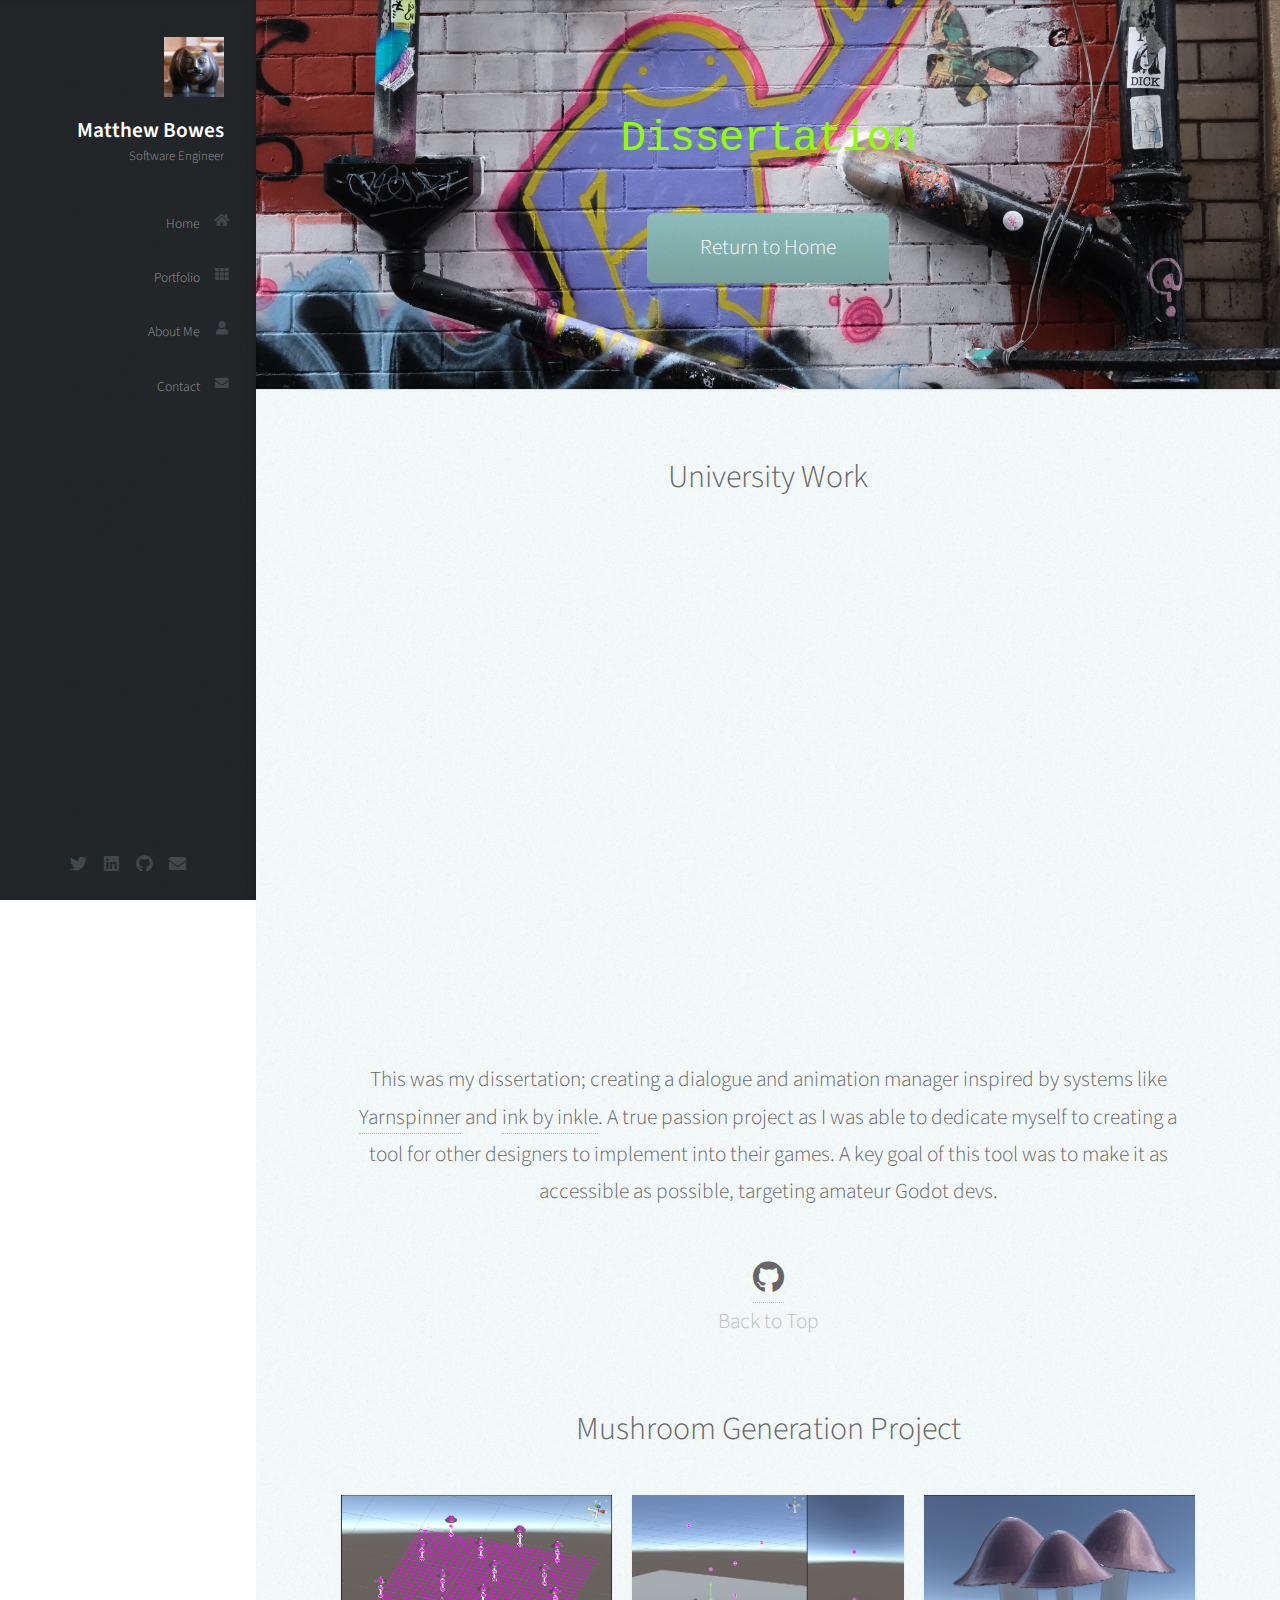
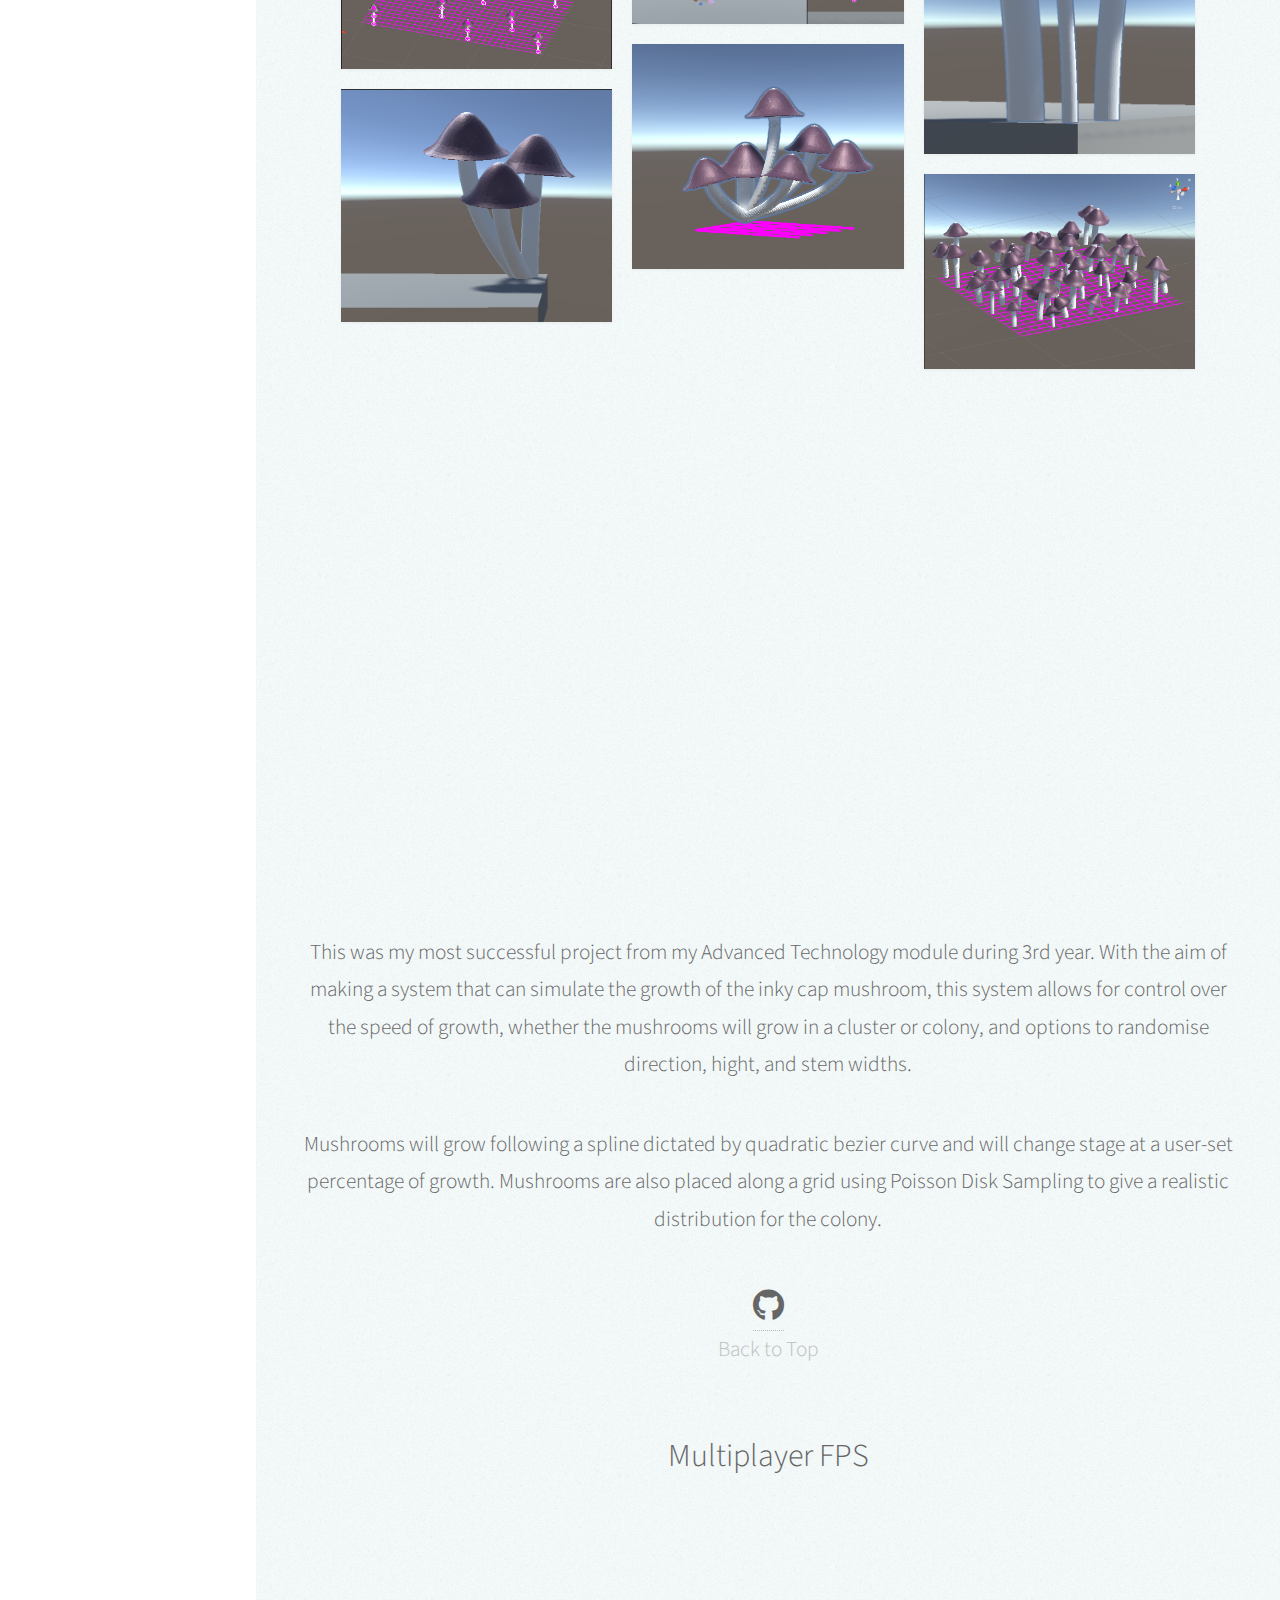
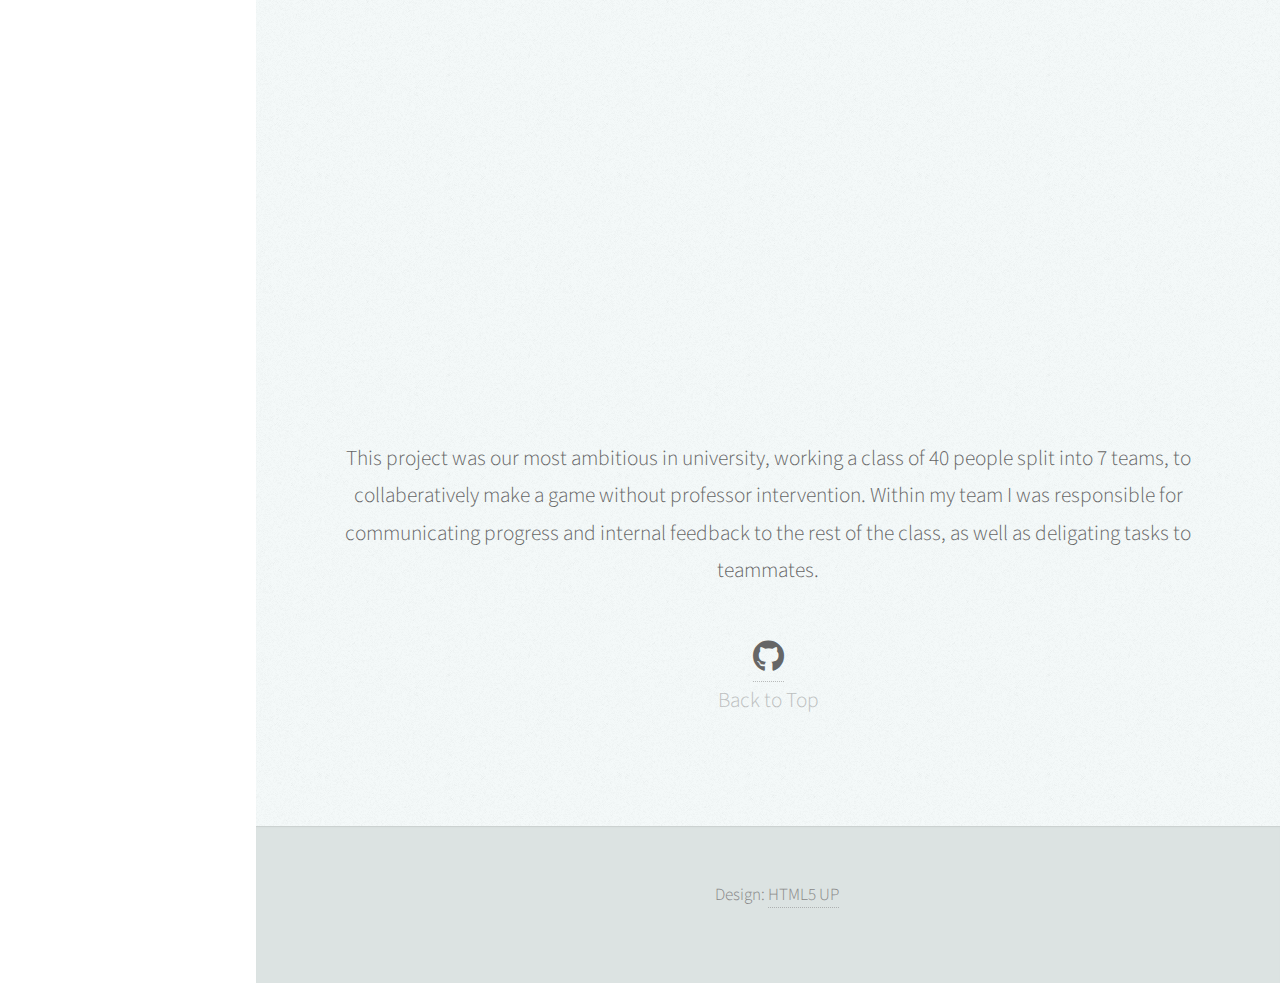
<file: Dissertation.html>
<!DOCTYPE HTML>
<!--
	Prologue by HTML5 UP
	html5up.net | @ajlkn
	Free for personal and commercial use under the CCA 3.0 license (html5up.net/license)
-->
<html>
	<head>
		<title>MJB Gamedev Portfolio</title>
		<meta charset="utf-8" />
		<meta name="viewport" content="width=device-width, initial-scale=1, user-scalable=no" />
		<link rel="stylesheet" href="assets/css/main.css" />
		<link rel="shortcut icon" type="image/x-icon" href="favicon.ico">
	</head>
	<body class="is-preload">

		<!-- Header -->
			<div id="header">

				<div class="top">

					<!-- Logo -->
					<div id="logo">
						<span class="image avatar"><img src="images/PERSONAL/icon.JPG" alt="" /></span>
						<h1 id="title">Matthew Bowes</h1>
						<p>Software Engineer</p>
					</div>

					<!-- Nav -->
						<nav id="nav">
							<ul>
								<li><a href="index.html" id="top-link"><span class="icon solid fa-home">Home</span></a></li>
								<li><a href="index.html#portfolio" id="portfolio-link"><span class="icon solid fa-th">Portfolio</span></a></li>
								<li><a href="index.html#about" id="about-link"><span class="icon solid fa-user">About Me</span></a></li>
								<li><a href="index.html#contact" id="contact-link"><span class="icon solid fa-envelope">Contact</span></a></li>
							</ul>
						</nav>

				</div>

				<div class="bottom">

					<!-- Social Icons -->
						<ul class="icons">
							<li><a href="https://twitter.com/MattBowes_dev" class="icon brands fa-twitter"><span class="label">Twitter</span></a></li>
							<li><a href="https://www.linkedin.com/in/matthew-bowes-9453aa211/" class="icon brands fa-linkedin"><span class="label">Linkedin</span></a></li>
							<li><a href="https://github.com/Xenntric" class="icon brands fa-github"><span class="label">Github</span></a></li>
							<li><a href="#contact" class="icon solid fa-envelope"><span class="label">Email</span></a></li>
						</ul>

				</div>

			</div>

		<!-- Main -->
			<div id="main">

				<!-- Intro -->
				<section id="top" class="one dark cover">
					<div class="container">
						
						<header>
							<h2 class="alt">Dissertation</h2>
						</header>
						
						<footer><a href="index.html" class="button">Return to Home</a></footer>

					</div>
				</section>

				<!-- Portfolio -->
				<section id="portfolio" class="two">
					<div class="container">
						<section id="about" class="three">
							<div class="container">
								<header>
									<h3>University Work</h3>
								</header>
								<!--<a class="image centered"> <img src="images/Dissertation.gif" alt="" /></a>-->
								<div class="youtube-video-container"><iframe src="https://www.youtube.com/embed/N8yoUwoDqts" title="YouTube video player" frameborder="0" allow="accelerometer; autoplay; clipboard-write; encrypted-media; gyroscope; picture-in-picture" allowfullscreen></iframe></div>
								<br/>
								<p><strong>
									
									This was my dissertation; creating a dialogue and animation manager inspired by systems like 
									<a href="https://yarnspinner.dev">Yarnspinner</a> and <a href="https://www.inklestudios.com/ink/">ink by inkle</a>.
									A true passion project as I was able to dedicate myself to creating a tool for other designers to implement into their games. 
									A key goal of this tool was to make it as accessible as possible, targeting amateur Godot devs.
								</strong>
								</p>
								<h3><a href="https://github.com/Xenntric/Dissertation-Project" class="icon brands fa-github"><span class="label">Github</span></a></h3>
								<a href="#top" class="scrolly"><p style="opacity: .5;">Back to Top</p></a>
	
							</div>
						</section>
						<section id="portfolio" class="two">
							<div class="container">
								<header>
									<h3>Mushroom Generation Project</h3>
								</header>
								<div class="row">
									<div class="col-4 col-12-mobile">
										<article class="item">
											<a href="" class="image fit scrolly"><img src="images/MUSHROOMS/grid1.png" alt="" /></a>
										</article>
										<article class="item">
											<a href="" class="image fit scrolly"><img src="images/MUSHROOMS/clusterrender.png" alt="" /></a>
										</article>
									</div>
									<div class="col-4 col-12-mobile">
										<article class="item">
											<a href="" class="image fit scrolly"><img src="images/MUSHROOMS/Bezier Curve Plotting Stem Generate Tris 10.gif" alt="" /></a>
										</article>
										<article class="item">
											<a href="" class="image fit scrolly"><img src="images/MUSHROOMS/grid3.png" alt="" /></a>
										</article>
									</div>
									<div class="col-4 col-12-mobile">
										<article class="item">
											<a href="" class="image fit scrolly"><img src="images/MUSHROOMS/colonyrender.png" alt="" /></a>
										</article>
										<article class="item">
											<a href="" class="image fit scrolly"><img src="images/MUSHROOMS/grid2.png" alt="" /></a>
										</article>
										
									</div>
									
								</div>
							</div>
							<br>
							<div class="youtube-video-container"><iframe src="https://www.youtube.com/embed/RnwThO5MRXs" title="AT - Mushroom Generation showreel"  frameborder="0" allow="accelerometer; autoplay; clipboard-write; encrypted-media; gyroscope; picture-in-picture" allowfullscreen></iframe></div>
							<p><strong>
								This was my most successful project from my Advanced Technology module during 3rd year. With the aim of making a system that can simulate
								the growth of the inky cap mushroom, this system allows for control over the speed of growth, whether the mushrooms will grow in a cluster
								or colony, and options to randomise direction, hight, and stem widths.
							</strong></p>
							<p><strong>
								Mushrooms will grow following a spline dictated by quadratic bezier curve and will change stage at a user-set percentage of growth.
								Mushrooms are also placed along a grid using Poisson Disk Sampling to give a realistic distribution for the colony.
							</strong></p>
							<h3><a href="https://github.com/Xenntric/Unity-Mushroom-Gen" class="icon brands fa-github"><span class="label">Github</span></a></h3>
							<a href="#top" class="scrolly"><p style="opacity: .5;">Back to Top</p></a>
						</section>
						<section id="about" class="three">
							<div class="container">
								<header>
									<h3>Multiplayer FPS</h3>
								</header>
								<!--<a class="image centered"> <img src="images/Dissertation.gif" alt="" /></a>-->
								<div class="youtube-video-container"><iframe src="https://www.youtube.com/embed/UU7p9K4vwEo" title="Kojima Wars Trailer - Case Games" frameborder="0" allow="accelerometer; autoplay; clipboard-write; encrypted-media; gyroscope; picture-in-picture" allowfullscreen></iframe></div>
								<br/>
								<p><strong>This project was our most ambitious in university, working a class of 40 people split into 7 teams, to collaberatively make a game without professor intervention.
									Within my team I was responsible for communicating progress and internal feedback to the rest of the class, as well as deligating tasks to teammates. 

								</strong></p><h3><a href="https://github.com/GamesTech/CGD-2022" class="icon brands fa-github"><span class="label">Github</span></a></h3>
								<a href="#top" class="scrolly"><p style="opacity: .5;">Back to Top</p></a>
							</div>
						</section>
					</div>
				</section>
			</div>

		<!-- Footer -->
			<div id="footer">

				<!-- Copyright -->
					<ul class="copyright">
						<!-- <li>&copy; Untitled. All rights reserved.</li>--><li>Design: <a href="http://html5up.net">HTML5 UP</a></li>
					</ul>

			</div>

		<!-- Scripts -->
			<script src="assets/js/jquery.min.js"></script>
			<script src="assets/js/jquery.scrolly.min.js"></script>
			<script src="assets/js/jquery.scrollex.min.js"></script>
			<script src="assets/js/browser.min.js"></script>
			<script src="assets/js/breakpoints.min.js"></script>
			<script src="assets/js/util.js"></script>
			<script src="assets/js/main.js"></script>

	</body>
</html>
</file>
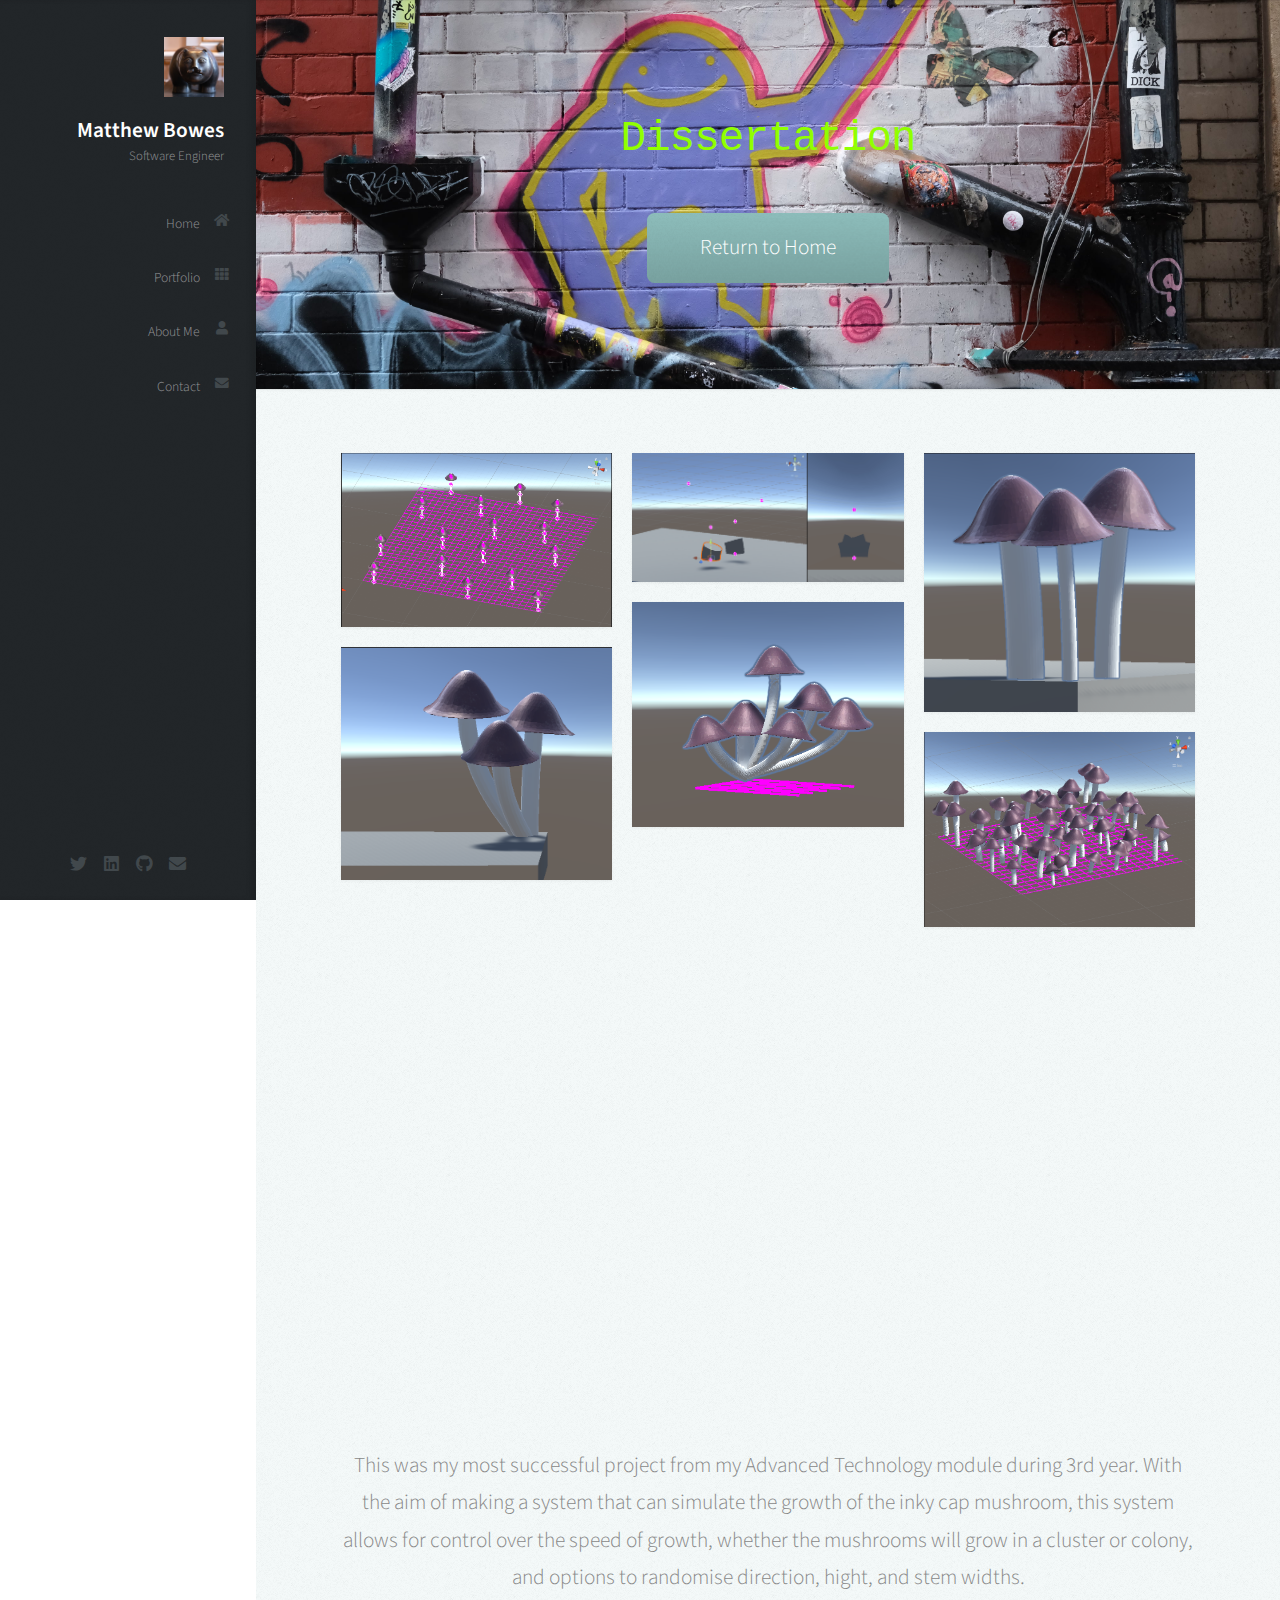
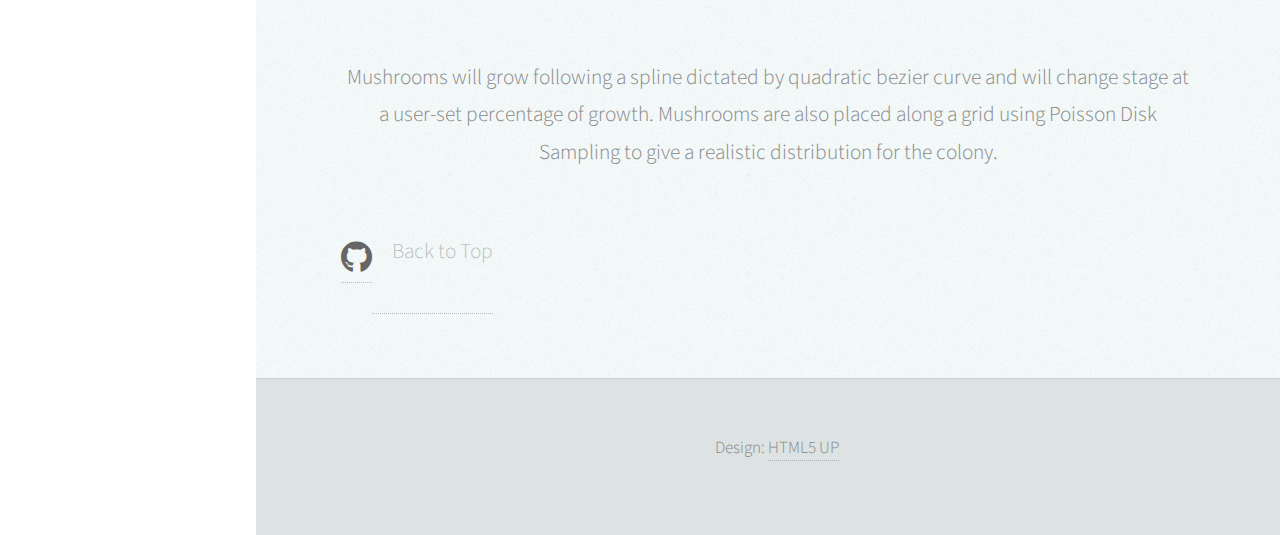
<file: Mushroom Generation.html>
<!DOCTYPE HTML>
<!--
	Prologue by HTML5 UP
	html5up.net | @ajlkn
	Free for personal and commercial use under the CCA 3.0 license (html5up.net/license)
-->
<html>
	<head>
		<title>MJB Gamedev Portfolio</title>
		<meta charset="utf-8" />
		<meta name="viewport" content="width=device-width, initial-scale=1, user-scalable=no" />
		<link rel="stylesheet" href="assets/css/main.css" />
		<link rel="shortcut icon" type="image/x-icon" href="favicon.ico">
	</head>
	<body class="is-preload">

		<!-- Header -->
			<div id="header">

				<div class="top">

					<!-- Logo -->
					<div id="logo">
						<span class="image avatar"><img src="images/PERSONAL/icon.JPG" alt="" /></span>
						<h1 id="title">Matthew Bowes</h1>
						<p>Software Engineer</p>
					</div>

					<!-- Nav -->
						<nav id="nav">
							<ul>
								<li><a href="index.html" id="top-link"><span class="icon solid fa-home">Home</span></a></li>
								<li><a href="index.html#portfolio" id="portfolio-link"><span class="icon solid fa-th">Portfolio</span></a></li>
								<li><a href="index.html#about" id="about-link"><span class="icon solid fa-user">About Me</span></a></li>
								<li><a href="index.html#contact" id="contact-link"><span class="icon solid fa-envelope">Contact</span></a></li>
							</ul>
						</nav>

				</div>

				<div class="bottom">

					<!-- Social Icons -->
						<ul class="icons">
							<li><a href="https://twitter.com/MattBowes_dev" class="icon brands fa-twitter"><span class="label">Twitter</span></a></li>
							<li><a href="https://www.linkedin.com/in/matthew-bowes-9453aa211/" class="icon brands fa-linkedin"><span class="label">Linkedin</span></a></li>
							<li><a href="https://github.com/Xenntric" class="icon brands fa-github"><span class="label">Github</span></a></li>
							<li><a href="#contact" class="icon solid fa-envelope"><span class="label">Email</span></a></li>
						</ul>

				</div>

			</div>

		<!-- Main -->
			<div id="main">

				<!-- Intro -->
					<section id="top" class="one dark cover">
						<div class="container">
							
							<header>
								<h2 class="alt">Dissertation</h2>
							</header>
							
							<footer><a href="index.html" class="button">Return to Home</a></footer>

						</div>
					</section>

				<!-- Portfolio -->
					<section id="portfolio" class="two">
						<div class="container">
							<!--
							<header>
								<h2>Portfolio</h2>
							</header>
							-->
							<!-- Portfolio -->
					<section id="portfolio" class="two">
						<div class="container">
							<div class="row">
								<div class="col-4 col-12-mobile">
									<article class="item">
										<a href="" class="image fit scrolly"><img src="images/MUSHROOMS/grid1.png" alt="" /></a>
									</article>
									<article class="item">
										<a href="" class="image fit scrolly"><img src="images/MUSHROOMS/clusterrender.png" alt="" /></a>
									</article>
								</div>
								<div class="col-4 col-12-mobile">
									<article class="item">
										<a href="" class="image fit scrolly"><img src="images/MUSHROOMS/Bezier Curve Plotting Stem Generate Tris 10.gif" alt="" /></a>
									</article>
									<article class="item">
										<a href="" class="image fit scrolly"><img src="images/MUSHROOMS/grid3.png" alt="" /></a>
									</article>
								</div>
								<div class="col-4 col-12-mobile">
									<article class="item">
										<a href="" class="image fit scrolly"><img src="images/MUSHROOMS/colonyrender.png" alt="" /></a>
									</article>
									<article class="item">
										<a href="" class="image fit scrolly"><img src="images/MUSHROOMS/grid2.png" alt="" /></a>
									</article>
								</div>
								<div class="youtube-video-container"><iframe src="https://www.youtube.com/embed/RnwThO5MRXs" title="AT - Mushroom Generation showreel"  frameborder="0" allow="accelerometer; autoplay; clipboard-write; encrypted-media; gyroscope; picture-in-picture" allowfullscreen></iframe></div>
								<p>
									This was my most successful project from my Advanced Technology module during 3rd year. With the aim of making a system that can simulate
									the growth of the inky cap mushroom, this system allows for control over the speed of growth, whether the mushrooms will grow in a cluster
									or colony, and options to randomise direction, hight, and stem widths.
								</p>
								<p>
									Mushrooms will grow following a spline dictated by quadratic bezier curve and will change stage at a user-set percentage of growth.
									Mushrooms are also placed along a grid using Poisson Disk Sampling to give a realistic distribution for the colony.
								</p>
								<h3><a href="https://github.com/Xenntric/Unity-Mushroom-Gen" class="icon brands fa-github"><span class="label">Github</span></a></h3>
								<a href="#top" class="scrolly"><p style="opacity: .5;">Back to Top</p></a>
								
							</div>
						</section>
					</div>
				</section>
			</div>
				<div class="container">
				</div>

				<!-- About Me 
					<section id="about" class="three">
						<div class="container">

							<header>
								<h2>About Me</h2>
							</header>

							<a href="#" class="image featured"><img src="images/feature.jpg" alt="" /></a>

							<p>Tincidunt eu elit diam magnis pretium accumsan etiam id urna. Ridiculus
							ultricies curae quis et rhoncus velit. Lobortis elementum aliquet nec vitae
							laoreet eget cubilia quam non etiam odio tincidunt montes. Elementum sem
							parturient nulla quam placerat viverra mauris non cum elit tempus ullamcorper
							dolor. Libero rutrum ut lacinia donec curae mus vel quisque sociis nec
							ornare iaculis.</p>

						</div>
					</section>-->

				<!-- Contact 
					<section id="contact" class="four">
						<div class="container">

							<header>
								<h2>Contact</h2>
							</header>

							<p>If you're interested in contacting me, leave your name, email, and message below and I'll get back to you as soon as possible</p>

							<form method="post" action="#">
								<div class="row">
									<div class="col-6 col-12-mobile"><input type="text" name="name" placeholder="Name" /></div>
									<div class="col-6 col-12-mobile"><input type="text" name="email" placeholder="Email" /></div>
									<div class="col-12">
										<textarea name="message" placeholder="Message"></textarea>
									</div>
									<div class="col-12">
										<input type="submit" value="Send Message" />
									</div>
								</div>
							</form>

						</div>
					</section>-->

			</div>

		<!-- Footer -->
			<div id="footer">

				<!-- Copyright -->
					<ul class="copyright">
						<!-- <li>&copy; Untitled. All rights reserved.</li>--><li>Design: <a href="http://html5up.net">HTML5 UP</a></li>
					</ul>

			</div>

		<!-- Scripts -->
			<script src="assets/js/jquery.min.js"></script>
			<script src="assets/js/jquery.scrolly.min.js"></script>
			<script src="assets/js/jquery.scrollex.min.js"></script>
			<script src="assets/js/browser.min.js"></script>
			<script src="assets/js/breakpoints.min.js"></script>
			<script src="assets/js/util.js"></script>
			<script src="assets/js/main.js"></script>

	</body>
</html>
</file>
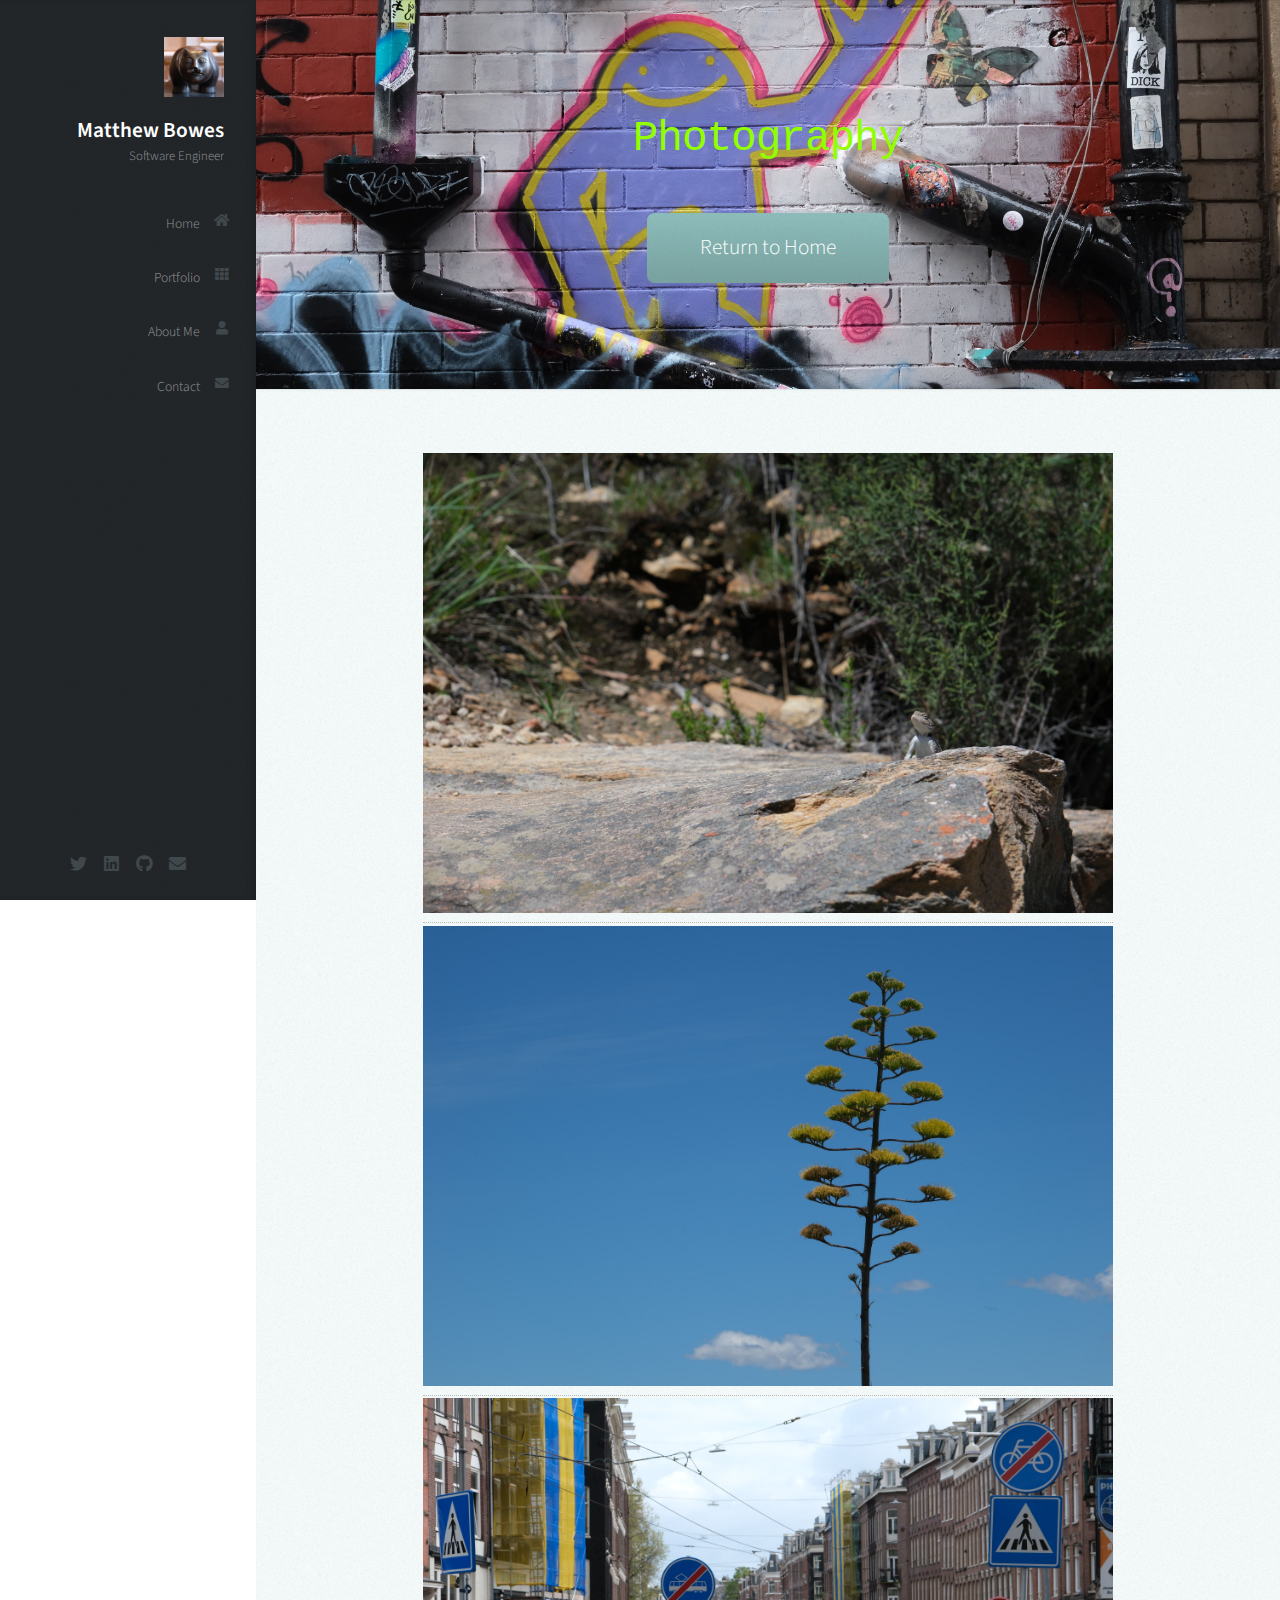
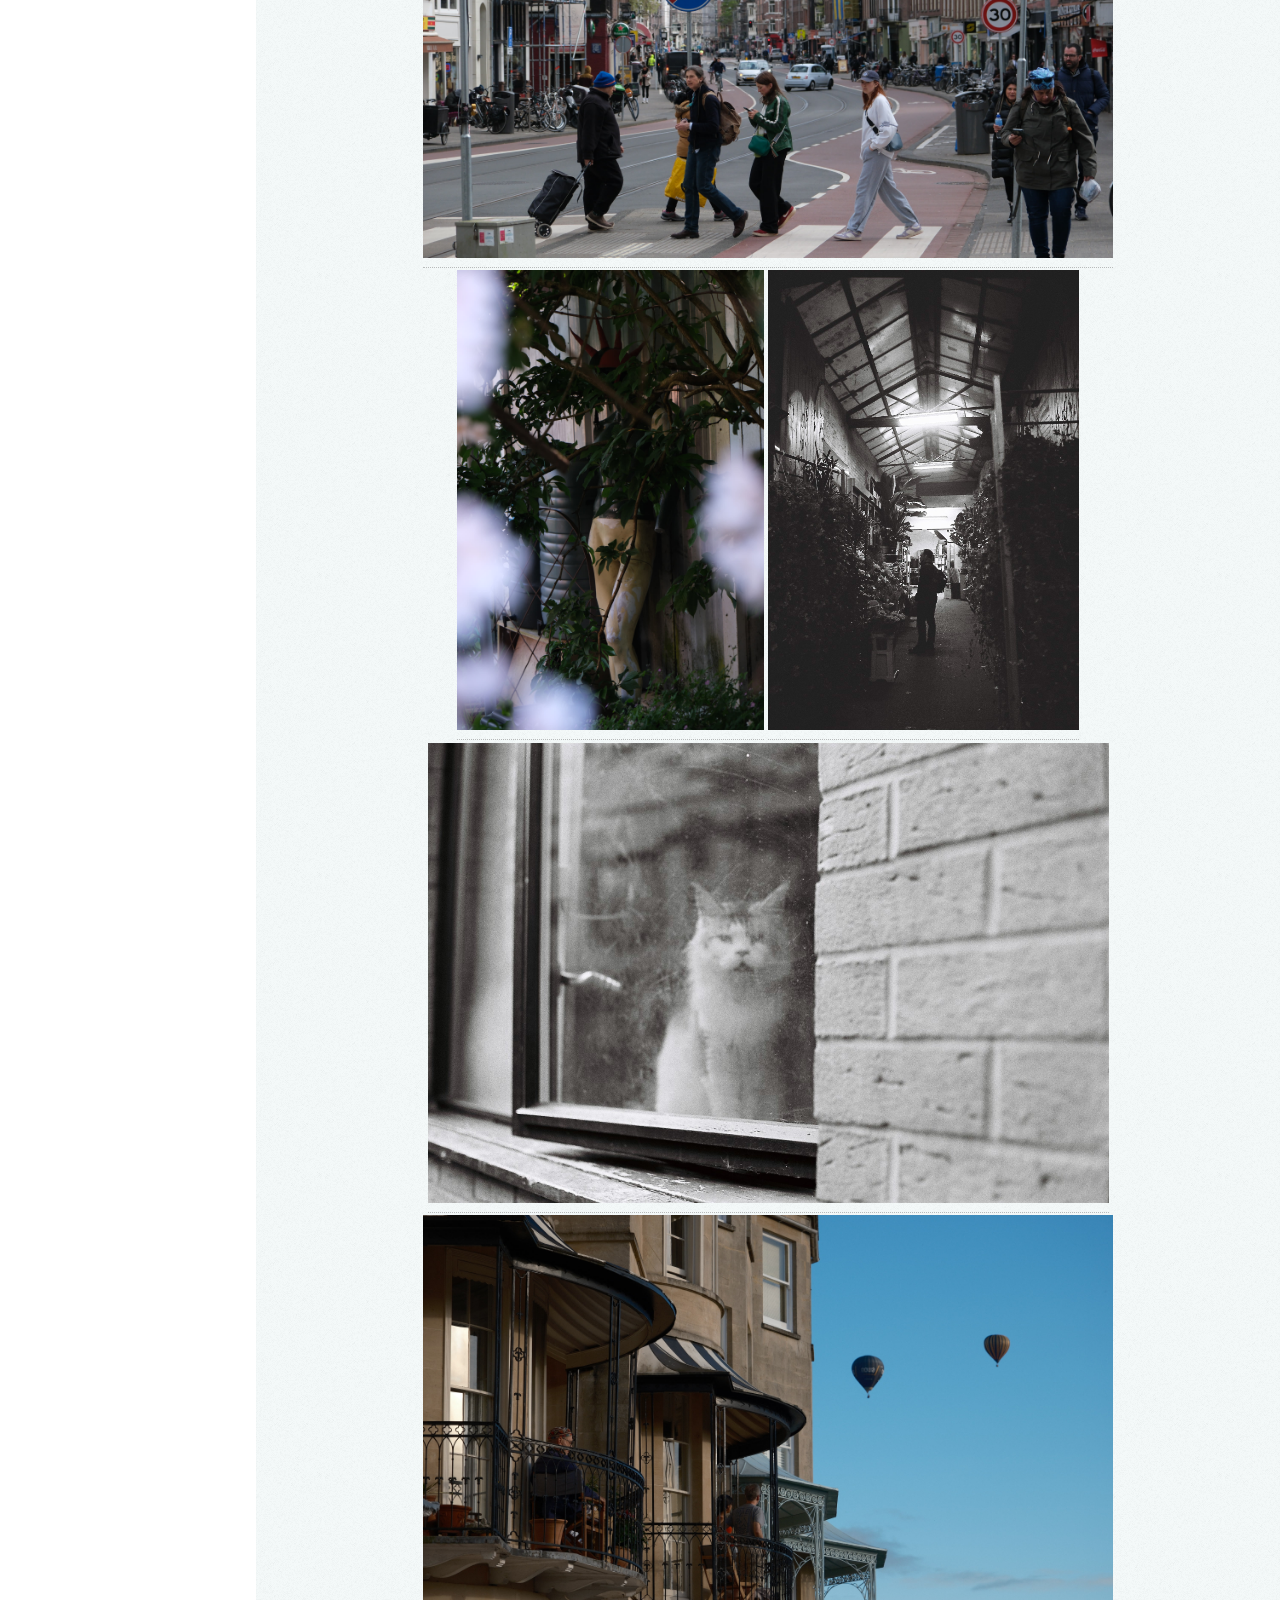
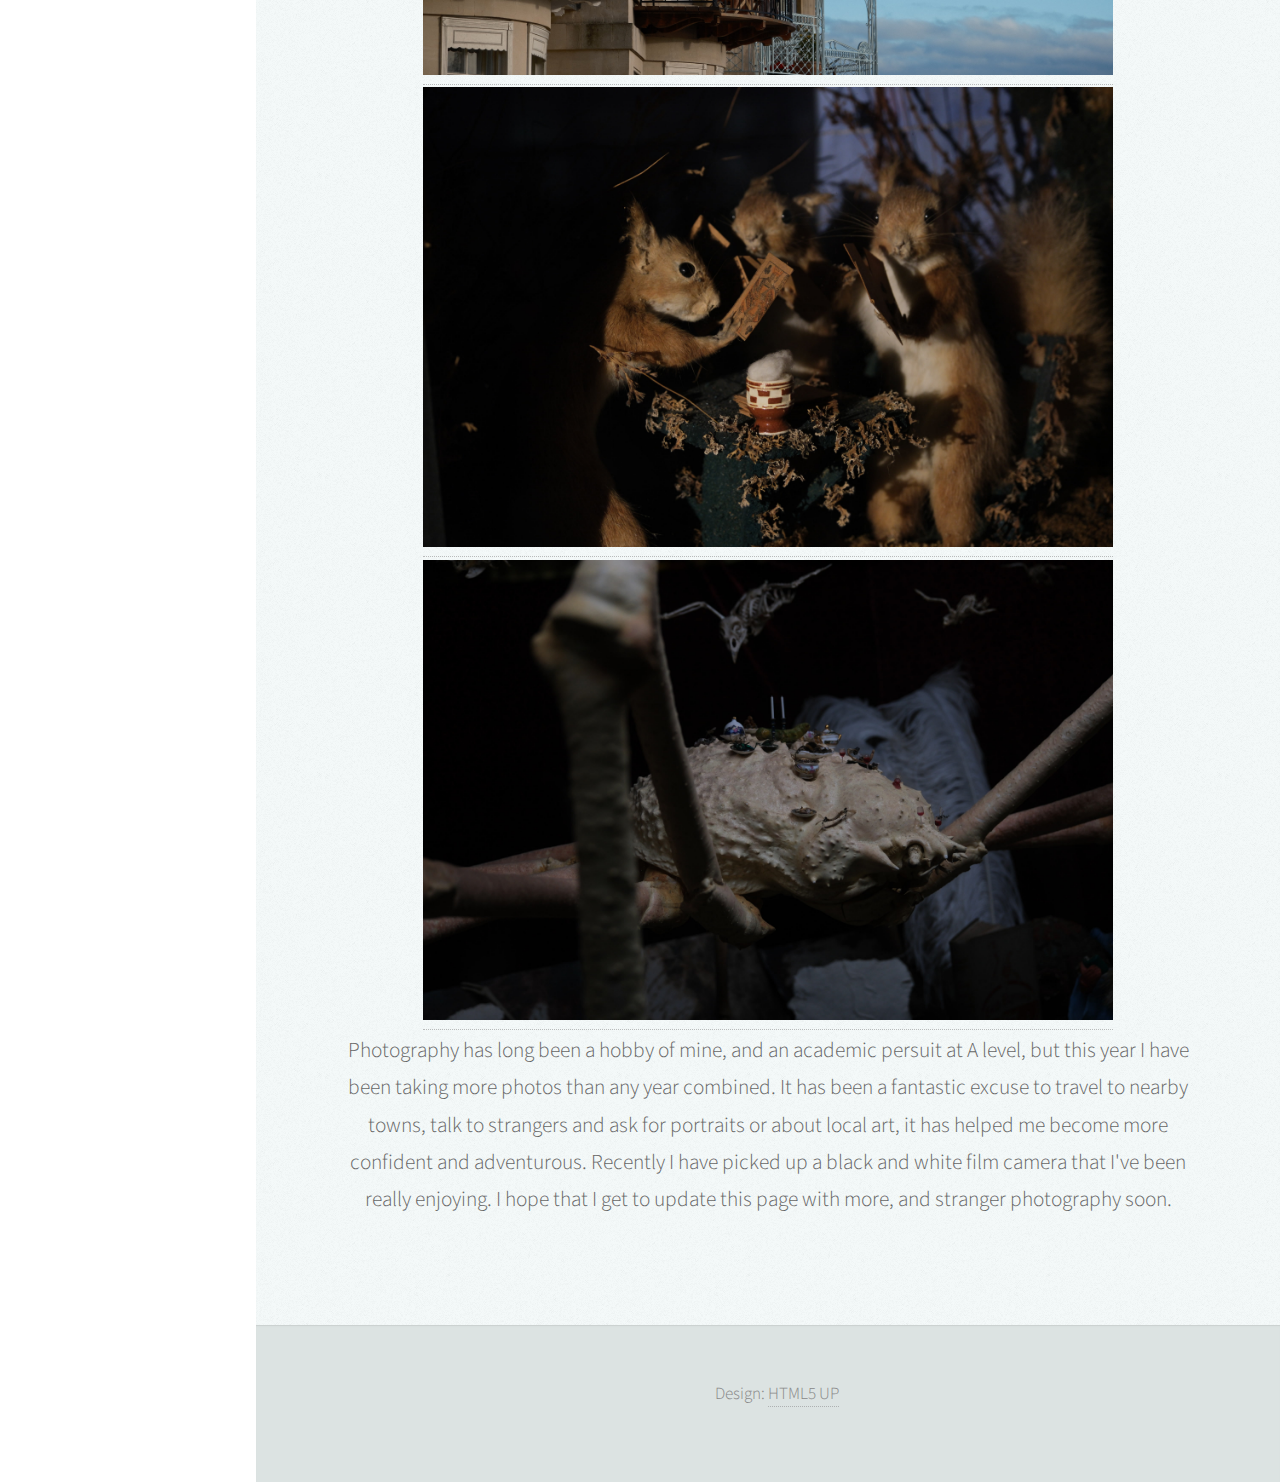
<file: Photography.html>
<!DOCTYPE HTML>
<!--
	Prologue by HTML5 UP
	html5up.net | @ajlkn
	Free for personal and commercial use under the CCA 3.0 license (html5up.net/license)
-->
<html>
	<head>
		<title>MJB Gamedev Portfolio</title>
		<meta charset="utf-8" />
		<meta name="viewport" content="width=device-width, initial-scale=1, user-scalable=no" />
		<link rel="stylesheet" href="assets/css/main.css" />
		<link rel="shortcut icon" type="image/x-icon" href="favicon.ico">
	</head>
	<body class="is-preload">

		<!-- Header -->
			<div id="header">

				<div class="top">

					<!-- Logo -->
					<div id="logo">
						<span class="image avatar"><img src="images/PERSONAL/icon.JPG" alt="" /></span>
						<h1 id="title">Matthew Bowes</h1>
						<p>Software Engineer</p>
					</div>

					<!-- Nav -->
						<nav id="nav">
							<ul>
								<li><a href="index.html" id="top-link"><span class="icon solid fa-home">Home</span></a></li>
								<li><a href="index.html#portfolio" id="portfolio-link"><span class="icon solid fa-th">Portfolio</span></a></li>
								<li><a href="index.html#about" id="about-link"><span class="icon solid fa-user">About Me</span></a></li>
								<li><a href="index.html#contact" id="contact-link"><span class="icon solid fa-envelope">Contact</span></a></li>
							</ul>
						</nav>

				</div>

				<div class="bottom">

					<!-- Social Icons -->
						<ul class="icons">
							<li><a href="https://twitter.com/MattBowes_dev" class="icon brands fa-twitter"><span class="label">Twitter</span></a></li>
							<li><a href="https://www.linkedin.com/in/matthew-bowes-9453aa211/" class="icon brands fa-linkedin"><span class="label">Linkedin</span></a></li>
							<li><a href="https://github.com/Xenntric" class="icon brands fa-github"><span class="label">Github</span></a></li>
							<li><a href="#contact" class="icon solid fa-envelope"><span class="label">Email</span></a></li>
						</ul>

				</div>

			</div>

		<!-- Main -->
			<div id="main">

				<!-- Intro -->
					<section id="top" class="one dark cover">
						<div class="container">
							
							<header>
								<h2 class="alt">Photography</h2>
							</header>
							
							<footer><a href="index.html" class="button">Return to Home</a></footer>

						</div>
					</section>

				<!-- Portfolio -->
				<section id="portfolio" class="two">
					<div class="container">
						<section id="portfolio" class="two">
							<div class="container">
						<section>
							<div>
								<a href=""><img src="images/PHOTOGRAPHY/smallDSCF0286.jpg" 	height="460" alt=""></a>
								<a href=""><img src="images/PHOTOGRAPHY/smallDSCF0431.jpg" 	height="460"alt=""></a>
								<a href=""><img src="images/PHOTOGRAPHY/smallDSCF2348.JPG" 	height="460"alt=""></a>
								<a href=""><img src="images/PHOTOGRAPHY/smallDSCF3243.JPG" 	height="460"alt=""></a>
								<a href=""><img src="images/PHOTOGRAPHY/10.JPG" 			height="460"alt=""></a>
								<a href=""><img src="images/PHOTOGRAPHY/22.JPG" 			height="460"alt=""></a>
								<a href=""><img src="images/PHOTOGRAPHY/smallDSCF5840.JPG" 	height="460"alt=""></a>
								<a href=""><img src="images/PHOTOGRAPHY/smallDSCF9593.JPG" 	height="460"alt=""></a>
								<a href=""><img src="images/PHOTOGRAPHY/smallDSCF9616.JPG" 	height="460"alt=""></a>
							</div>
							<div>
								<p><strong>
									Photography has long been a hobby of mine, and an academic persuit at A level, but
									this year I have been taking more photos than any year combined. It has been a fantastic
									excuse to travel to nearby towns, talk to strangers and ask for portraits or about
									local art, it has helped me become more confident and adventurous. Recently I have 
									picked up a black and white film camera that I've been really enjoying. I hope that
									I get to update this page with more, and stranger photography soon.
								</strong>
								</p>
							</div>
						</section>					
				</section>
			</div>
			</div>

		<!-- Footer -->
			<div id="footer">

				<!-- Copyright -->
					<ul class="copyright">
						<!-- <li>&copy; Untitled. All rights reserved.</li>--><li>Design: <a href="http://html5up.net">HTML5 UP</a></li>
					</ul>

			</div>

		<!-- Scripts -->
			<script src="assets/js/jquery.min.js"></script>
			<script src="assets/js/jquery.scrolly.min.js"></script>
			<script src="assets/js/jquery.scrollex.min.js"></script>
			<script src="assets/js/browser.min.js"></script>
			<script src="assets/js/breakpoints.min.js"></script>
			<script src="assets/js/util.js"></script>
			<script src="assets/js/main.js"></script>

	</body>
</html>
</file>
<file: assets/css/main.css>
@import url("fontawesome-all.min.css");
@import url("https://fonts.googleapis.com/css?family=Source+Sans+Pro:300,300italic,400,600");

/*
	Prologue by HTML5 UP
	html5up.net | @ajlkn
	Free for personal and commercial use under the CCA 3.0 license (html5up.net/license)
*/

html, body, div, span, applet, object,
iframe, h1, h2, h3, h4, h5, h6, p, blockquote,
pre, a, abbr, acronym, address, big, cite,
code, del, dfn, em, img, ins, kbd, q, s, samp,
small, strike, strong, sub, sup, tt, var, b,
u, i, center, dl, dt, dd, ol, ul, li, fieldset,
form, label, legend, table, caption, tbody,
tfoot, thead, tr, th, td, article, aside,
canvas, details, embed, figure, figcaption,
footer, header, hgroup, menu, nav, output, ruby,
section, summary, time, mark, audio, video {
	margin: 0;
	padding: 0;
	border: 0;
	font-size: 100%;
	font: inherit;
	vertical-align: baseline;}

article, aside, details, figcaption, figure,
footer, header, hgroup, menu, nav, section {
	display: block;}

body {
	line-height: 1;
}

ol, ul {
	list-style: none;
}

blockquote, q {
	quotes: none;
}

	blockquote:before, blockquote:after, q:before, q:after {
		content: '';
		content: none;
	}

table {
	border-collapse: collapse;
	border-spacing: 0;
}

body {
	-webkit-text-size-adjust: none;
}

mark {
	background-color: transparent;
	color: inherit;
}

input::-moz-focus-inner {
	border: 0;
	padding: 0;
}

input, select, textarea {
	-moz-appearance: none;
	-webkit-appearance: none;
	-ms-appearance: none;
	appearance: none;
}

/* Basic */

	html {
		box-sizing: border-box;
	}

	*, *:before, *:after {
		box-sizing: inherit;
	}

	body {
		background: #fff;
		font-family: 'Source Sans Pro', sans-serif;
		font-size: 19pt;
		font-weight: 300;
		line-height: 1.75em;
		color: #888;
	}

		body.is-preload *, body.is-preload *:before, body.is-preload *:after {
			-moz-animation: none !important;
			-webkit-animation: none !important;
			-ms-animation: none !important;
			animation: none !important;
			-moz-transition: none !important;
			-webkit-transition: none !important;
			-ms-transition: none !important;
			transition: none !important;
		}

	input, textarea, select {
		font-family: 'Source Sans Pro', sans-serif;
		font-size: 19pt;
		font-weight: 300;
		line-height: 1.75em;
		color: #888;
	}

	h1, h2, h3, h4, h5, h6 {
		font-weight: 300;
		color: #666;
		line-height: 1.5em;
	}

	h1 a, h2 a, h3 a, h4 a, h5 a, h6 a {
		color: inherit;
		text-decoration: none;
	}

		h1 a strong, h2 a strong, h3 a strong, h4 a strong, h5 a strong, h6 a strong {
			color: #333;
		}

	h2 {
		font-size: 2em;
		letter-spacing: -1px;
		color: #333;
	}

		h2.alt {
			font-family: 'Courier New', Courier, monospace;
			color: #888;
		}

			h2.alt strong {
				color: #666;
			}

	h3 {
		font-size: 1.5em;
	}

	header {
		margin: 0 0 2em 0;
	}

		header > p {
			margin: 1em 0 0 0;
		}

	footer {
		margin: 2em 0 0 0;
	}

	strong, b {
		font-weight: 300;
		color: #666;
	}

	em, i {
		font-style: italic;
	}

	a {
		text-decoration: none;
		color: inherit;
		border-bottom: dotted 1px rgba(128, 128, 128, 0.5);
		-moz-transition: color 0.35s ease-in-out, border-bottom-color 0.35s ease-in-out;
		-webkit-transition: color 0.35s ease-in-out, border-bottom-color 0.35s ease-in-out;
		-ms-transition: color 0.35s ease-in-out, border-bottom-color 0.35s ease-in-out;
		transition: color 0.35s ease-in-out, border-bottom-color 0.35s ease-in-out;
		outline: 0;
	}

		a:hover {
			color: #E27689;
			border-bottom-color: rgba(255, 255, 255, 0);
		}

	sub {
		position: relative;
		top: 0.5em;
		font-size: 0.8em;
	}

	sup {
		position: relative;
		top: -0.5em;
		font-size: 0.8em;
	}

	hr {
		border: 0;
		border-top: solid 1px #ddd;
	}

	blockquote {
		border-left: solid 0.5em #ddd;
		padding: 1em 0 1em 2em;
		font-style: italic;
	}

	p, ul, ol, dl, table {
		margin-bottom: 2em;
	}

	br.clear {
		clear: both;
	}

/* Container */

	.container {
		margin: 0 auto;
		max-width: 100%;
		width: 1400px;
	}

		@media screen and (min-width: 961px) and (max-width: 1880px) {

			.container {
				width: 1200px;
			}

		}

		@media screen and (min-width: 961px) and (max-width: 1620px) {

			.container {
				width: 960px;
			}

		}

		@media screen and (min-width: 961px) and (max-width: 1320px) {

			.container {
				width: 100%;
			}

		}

		@media screen and (max-width: 960px) {

			.container {
				width: 100%;
			}

		}

		@media screen and (max-width: 736px) {

			.container {
				width: 100%;
			}

		}

/* Row */

	.row {
		display: flex;
		flex-wrap: wrap;
		box-sizing: border-box;
		align-items: stretch;
	}

		.row > * {
			box-sizing: border-box;
		}

		.row.gtr-uniform > * > :last-child {
			margin-bottom: 0;
		}

		.row.aln-left {
			justify-content: flex-start;
		}

		.row.aln-center {
			justify-content: center;
		}

		.row.aln-right {
			justify-content: flex-end;
		}

		.row.aln-top {
			align-items: flex-start;
		}

		.row.aln-middle {
			align-items: center;
		}

		.row.aln-bottom {
			align-items: flex-end;
		}

		.row > .imp {
			order: -1;
		}

		.row > .col-1 {
			width: 8.33333%;
		}

		.row > .off-1 {
			margin-left: 8.33333%;
		}

		.row > .col-2 {
			width: 16.66667%;
		}

		.row > .off-2 {
			margin-left: 16.66667%;
		}

		.row > .col-3 {
			width: 25%;
		}

		.row > .off-3 {
			margin-left: 25%;
		}

		.row > .col-4 {
			width: 33.33333%;
		}

		.row > .off-4 {
			margin-left: 33.33333%;
		}

		.row > .col-5 {
			width: 41.66667%;
		}

		.row > .off-5 {
			margin-left: 41.66667%;
		}

		.row > .col-6 {
			width: 50%;
		}

		.row > .off-6 {
			margin-left: 50%;
		}

		.row > .col-7 {
			width: 58.33333%;
		}

		.row > .off-7 {
			margin-left: 58.33333%;
		}

		.row > .col-8 {
			width: 66.66667%;
		}

		.row > .off-8 {
			margin-left: 66.66667%;
		}

		.row > .col-9 {
			width: 75%;
		}

		.row > .off-9 {
			margin-left: 75%;
		}

		.row > .col-10 {
			width: 83.33333%;
		}

		.row > .off-10 {
			margin-left: 83.33333%;
		}

		.row > .col-11 {
			width: 91.66667%;
		}

		.row > .off-11 {
			margin-left: 91.66667%;
		}

		.row > .col-12 {
			width: 100%;
		}

		.row > .off-12 {
			margin-left: 100%;
		}

		.row.gtr-0 {
			margin-top: 0px;
			margin-left: 0px;
		}

			.row.gtr-0 > * {
				padding: 0px 0 0 0px;
			}

			.row.gtr-0.gtr-uniform {
				margin-top: 0px;
			}

				.row.gtr-0.gtr-uniform > * {
					padding-top: 0px;
				}

		.row.gtr-25 {
			margin-top: -10px;
			margin-left: -10px;
		}

			.row.gtr-25 > * {
				padding: 10px 0 0 10px;
			}

			.row.gtr-25.gtr-uniform {
				margin-top: -10px;
			}

				.row.gtr-25.gtr-uniform > * {
					padding-top: 10px;
				}

		.row.gtr-50 {
			margin-top: -20px;
			margin-left: -20px;
		}

			.row.gtr-50 > * {
				padding: 20px 0 0 20px;
			}

			.row.gtr-50.gtr-uniform {
				margin-top: -20px;
			}

				.row.gtr-50.gtr-uniform > * {
					padding-top: 20px;
				}

		.row {
			margin-top: -40px;
			margin-left: -40px;
		}

			.row > * {
				padding: 40px 0 0 40px;
			}

			.row.gtr-uniform {
				margin-top: -40px;
			}

				.row.gtr-uniform > * {
					padding-top: 40px;
				}

		.row.gtr-150 {
			margin-top: -60px;
			margin-left: -60px;
		}

			.row.gtr-150 > * {
				padding: 60px 0 0 60px;
			}

			.row.gtr-150.gtr-uniform {
				margin-top: -60px;
			}

				.row.gtr-150.gtr-uniform > * {
					padding-top: 60px;
				}

		.row.gtr-200 {
			margin-top: -80px;
			margin-left: -80px;
		}

			.row.gtr-200 > * {
				padding: 80px 0 0 80px;
			}

			.row.gtr-200.gtr-uniform {
				margin-top: -80px;
			}

				.row.gtr-200.gtr-uniform > * {
					padding-top: 80px;
				}

		@media screen and (min-width: 961px) and (max-width: 1880px) {

			.row {
				display: flex;
				flex-wrap: wrap;
				box-sizing: border-box;
				align-items: stretch;
			}

				.row > * {
					box-sizing: border-box;
				}

				.row.gtr-uniform > * > :last-child {
					margin-bottom: 0;
				}

				.row.aln-left {
					justify-content: flex-start;
				}

				.row.aln-center {
					justify-content: center;
				}

				.row.aln-right {
					justify-content: flex-end;
				}

				.row.aln-top {
					align-items: flex-start;
				}

				.row.aln-middle {
					align-items: center;
				}

				.row.aln-bottom {
					align-items: flex-end;
				}

				.row > .imp-wide {
					order: -1;
				}

				.row > .col-1-wide {
					width: 8.33333%;
				}

				.row > .off-1-wide {
					margin-left: 8.33333%;
				}

				.row > .col-2-wide {
					width: 16.66667%;
				}

				.row > .off-2-wide {
					margin-left: 16.66667%;
				}

				.row > .col-3-wide {
					width: 25%;
				}

				.row > .off-3-wide {
					margin-left: 25%;
				}

				.row > .col-4-wide {
					width: 33.33333%;
				}

				.row > .off-4-wide {
					margin-left: 33.33333%;
				}

				.row > .col-5-wide {
					width: 41.66667%;
				}

				.row > .off-5-wide {
					margin-left: 41.66667%;
				}

				.row > .col-6-wide {
					width: 50%;
				}

				.row > .off-6-wide {
					margin-left: 50%;
				}

				.row > .col-7-wide {
					width: 58.33333%;
				}

				.row > .off-7-wide {
					margin-left: 58.33333%;
				}

				.row > .col-8-wide {
					width: 66.66667%;
				}

				.row > .off-8-wide {
					margin-left: 66.66667%;
				}

				.row > .col-9-wide {
					width: 75%;
				}

				.row > .off-9-wide {
					margin-left: 75%;
				}

				.row > .col-10-wide {
					width: 83.33333%;
				}

				.row > .off-10-wide {
					margin-left: 83.33333%;
				}

				.row > .col-11-wide {
					width: 91.66667%;
				}

				.row > .off-11-wide {
					margin-left: 91.66667%;
				}

				.row > .col-12-wide {
					width: 100%;
				}

				.row > .off-12-wide {
					margin-left: 100%;
				}

				.row.gtr-0 {
					margin-top: 0px;
					margin-left: 0px;
				}

					.row.gtr-0 > * {
						padding: 0px 0 0 0px;
					}

					.row.gtr-0.gtr-uniform {
						margin-top: 0px;
					}

						.row.gtr-0.gtr-uniform > * {
							padding-top: 0px;
						}

				.row.gtr-25 {
					margin-top: -10px;
					margin-left: -10px;
				}

					.row.gtr-25 > * {
						padding: 10px 0 0 10px;
					}

					.row.gtr-25.gtr-uniform {
						margin-top: -10px;
					}

						.row.gtr-25.gtr-uniform > * {
							padding-top: 10px;
						}

				.row.gtr-50 {
					margin-top: -20px;
					margin-left: -20px;
				}

					.row.gtr-50 > * {
						padding: 20px 0 0 20px;
					}

					.row.gtr-50.gtr-uniform {
						margin-top: -20px;
					}

						.row.gtr-50.gtr-uniform > * {
							padding-top: 20px;
						}

				.row {
					margin-top: -40px;
					margin-left: -40px;
				}

					.row > * {
						padding: 40px 0 0 40px;
					}

					.row.gtr-uniform {
						margin-top: -40px;
					}

						.row.gtr-uniform > * {
							padding-top: 40px;
						}

				.row.gtr-150 {
					margin-top: -60px;
					margin-left: -60px;
				}

					.row.gtr-150 > * {
						padding: 60px 0 0 60px;
					}

					.row.gtr-150.gtr-uniform {
						margin-top: -60px;
					}

						.row.gtr-150.gtr-uniform > * {
							padding-top: 60px;
						}

				.row.gtr-200 {
					margin-top: -80px;
					margin-left: -80px;
				}

					.row.gtr-200 > * {
						padding: 80px 0 0 80px;
					}

					.row.gtr-200.gtr-uniform {
						margin-top: -80px;
					}

						.row.gtr-200.gtr-uniform > * {
							padding-top: 80px;
						}

		}

		@media screen and (min-width: 961px) and (max-width: 1620px) {

			.row {
				display: flex;
				flex-wrap: wrap;
				box-sizing: border-box;
				align-items: stretch;
			}

				.row > * {
					box-sizing: border-box;
				}

				.row.gtr-uniform > * > :last-child {
					margin-bottom: 0;
				}

				.row.aln-left {
					justify-content: flex-start;
				}

				.row.aln-center {
					justify-content: center;
				}

				.row.aln-right {
					justify-content: flex-end;
				}

				.row.aln-top {
					align-items: flex-start;
				}

				.row.aln-middle {
					align-items: center;
				}

				.row.aln-bottom {
					align-items: flex-end;
				}

				.row > .imp-normal {
					order: -1;
				}

				.row > .col-1-normal {
					width: 8.33333%;
				}

				.row > .off-1-normal {
					margin-left: 8.33333%;
				}

				.row > .col-2-normal {
					width: 16.66667%;
				}

				.row > .off-2-normal {
					margin-left: 16.66667%;
				}

				.row > .col-3-normal {
					width: 25%;
				}

				.row > .off-3-normal {
					margin-left: 25%;
				}

				.row > .col-4-normal {
					width: 33.33333%;
				}

				.row > .off-4-normal {
					margin-left: 33.33333%;
				}

				.row > .col-5-normal {
					width: 41.66667%;
				}

				.row > .off-5-normal {
					margin-left: 41.66667%;
				}

				.row > .col-6-normal {
					width: 50%;
				}

				.row > .off-6-normal {
					margin-left: 50%;
				}

				.row > .col-7-normal {
					width: 58.33333%;
				}

				.row > .off-7-normal {
					margin-left: 58.33333%;
				}

				.row > .col-8-normal {
					width: 66.66667%;
				}

				.row > .off-8-normal {
					margin-left: 66.66667%;
				}

				.row > .col-9-normal {
					width: 75%;
				}

				.row > .off-9-normal {
					margin-left: 75%;
				}

				.row > .col-10-normal {
					width: 83.33333%;
				}

				.row > .off-10-normal {
					margin-left: 83.33333%;
				}

				.row > .col-11-normal {
					width: 91.66667%;
				}

				.row > .off-11-normal {
					margin-left: 91.66667%;
				}

				.row > .col-12-normal {
					width: 100%;
				}

				.row > .off-12-normal {
					margin-left: 100%;
				}

				.row.gtr-0 {
					margin-top: 0px;
					margin-left: 0px;
				}

					.row.gtr-0 > * {
						padding: 0px 0 0 0px;
					}

					.row.gtr-0.gtr-uniform {
						margin-top: 0px;
					}

						.row.gtr-0.gtr-uniform > * {
							padding-top: 0px;
						}

				.row.gtr-25 {
					margin-top: -10px;
					margin-left: -10px;
				}

					.row.gtr-25 > * {
						padding: 10px 0 0 10px;
					}

					.row.gtr-25.gtr-uniform {
						margin-top: -10px;
					}

						.row.gtr-25.gtr-uniform > * {
							padding-top: 10px;
						}

				.row.gtr-50 {
					margin-top: -20px;
					margin-left: -20px;
				}

					.row.gtr-50 > * {
						padding: 20px 0 0 20px;
					}

					.row.gtr-50.gtr-uniform {
						margin-top: -20px;
					}

						.row.gtr-50.gtr-uniform > * {
							padding-top: 20px;
						}

				.row {
					margin-top: -40px;
					margin-left: -40px;
				}

					.row > * {
						padding: 40px 0 0 40px;
					}

					.row.gtr-uniform {
						margin-top: -40px;
					}

						.row.gtr-uniform > * {
							padding-top: 40px;
						}

				.row.gtr-150 {
					margin-top: -60px;
					margin-left: -60px;
				}

					.row.gtr-150 > * {
						padding: 60px 0 0 60px;
					}

					.row.gtr-150.gtr-uniform {
						margin-top: -60px;
					}

						.row.gtr-150.gtr-uniform > * {
							padding-top: 60px;
						}

				.row.gtr-200 {
					margin-top: -80px;
					margin-left: -80px;
				}

					.row.gtr-200 > * {
						padding: 80px 0 0 80px;
					}

					.row.gtr-200.gtr-uniform {
						margin-top: -80px;
					}

						.row.gtr-200.gtr-uniform > * {
							padding-top: 80px;
						}

		}

		@media screen and (min-width: 961px) and (max-width: 1320px) {

			.row {
				display: flex;
				flex-wrap: wrap;
				box-sizing: border-box;
				align-items: stretch;
			}

				.row > * {
					box-sizing: border-box;
				}

				.row.gtr-uniform > * > :last-child {
					margin-bottom: 0;
				}

				.row.aln-left {
					justify-content: flex-start;
				}

				.row.aln-center {
					justify-content: center;
				}

				.row.aln-right {
					justify-content: flex-end;
				}

				.row.aln-top {
					align-items: flex-start;
				}

				.row.aln-middle {
					align-items: center;
				}

				.row.aln-bottom {
					align-items: flex-end;
				}

				.row > .imp-narrow {
					order: -1;
				}

				.row > .col-1-narrow {
					width: 8.33333%;
				}

				.row > .off-1-narrow {
					margin-left: 8.33333%;
				}

				.row > .col-2-narrow {
					width: 16.66667%;
				}

				.row > .off-2-narrow {
					margin-left: 16.66667%;
				}

				.row > .col-3-narrow {
					width: 25%;
				}

				.row > .off-3-narrow {
					margin-left: 25%;
				}

				.row > .col-4-narrow {
					width: 33.33333%;
				}

				.row > .off-4-narrow {
					margin-left: 33.33333%;
				}

				.row > .col-5-narrow {
					width: 41.66667%;
				}

				.row > .off-5-narrow {
					margin-left: 41.66667%;
				}

				.row > .col-6-narrow {
					width: 50%;
				}

				.row > .off-6-narrow {
					margin-left: 50%;
				}

				.row > .col-7-narrow {
					width: 58.33333%;
				}

				.row > .off-7-narrow {
					margin-left: 58.33333%;
				}

				.row > .col-8-narrow {
					width: 66.66667%;
				}

				.row > .off-8-narrow {
					margin-left: 66.66667%;
				}

				.row > .col-9-narrow {
					width: 75%;
				}

				.row > .off-9-narrow {
					margin-left: 75%;
				}

				.row > .col-10-narrow {
					width: 83.33333%;
				}

				.row > .off-10-narrow {
					margin-left: 83.33333%;
				}

				.row > .col-11-narrow {
					width: 91.66667%;
				}

				.row > .off-11-narrow {
					margin-left: 91.66667%;
				}

				.row > .col-12-narrow {
					width: 100%;
				}

				.row > .off-12-narrow {
					margin-left: 100%;
				}

				.row.gtr-0 {
					margin-top: 0px;
					margin-left: 0px;
				}

					.row.gtr-0 > * {
						padding: 0px 0 0 0px;
					}

					.row.gtr-0.gtr-uniform {
						margin-top: 0px;
					}

						.row.gtr-0.gtr-uniform > * {
							padding-top: 0px;
						}

				.row.gtr-25 {
					margin-top: -5px;
					margin-left: -5px;
				}

					.row.gtr-25 > * {
						padding: 5px 0 0 5px;
					}

					.row.gtr-25.gtr-uniform {
						margin-top: -5px;
					}

						.row.gtr-25.gtr-uniform > * {
							padding-top: 5px;
						}

				.row.gtr-50 {
					margin-top: -10px;
					margin-left: -10px;
				}

					.row.gtr-50 > * {
						padding: 10px 0 0 10px;
					}

					.row.gtr-50.gtr-uniform {
						margin-top: -10px;
					}

						.row.gtr-50.gtr-uniform > * {
							padding-top: 10px;
						}

				.row {
					margin-top: -20px;
					margin-left: -20px;
				}

					.row > * {
						padding: 20px 0 0 20px;
					}

					.row.gtr-uniform {
						margin-top: -20px;
					}

						.row.gtr-uniform > * {
							padding-top: 20px;
						}

				.row.gtr-150 {
					margin-top: -30px;
					margin-left: -30px;
				}

					.row.gtr-150 > * {
						padding: 30px 0 0 30px;
					}

					.row.gtr-150.gtr-uniform {
						margin-top: -30px;
					}

						.row.gtr-150.gtr-uniform > * {
							padding-top: 30px;
						}

				.row.gtr-200 {
					margin-top: -40px;
					margin-left: -40px;
				}

					.row.gtr-200 > * {
						padding: 40px 0 0 40px;
					}

					.row.gtr-200.gtr-uniform {
						margin-top: -40px;
					}

						.row.gtr-200.gtr-uniform > * {
							padding-top: 40px;
						}

		}

		@media screen and (max-width: 960px) {

			.row {
				display: flex;
				flex-wrap: wrap;
				box-sizing: border-box;
				align-items: stretch;
			}

				.row > * {
					box-sizing: border-box;
				}

				.row.gtr-uniform > * > :last-child {
					margin-bottom: 0;
				}

				.row.aln-left {
					justify-content: flex-start;
				}

				.row.aln-center {
					justify-content: center;
				}

				.row.aln-right {
					justify-content: flex-end;
				}

				.row.aln-top {
					align-items: flex-start;
				}

				.row.aln-middle {
					align-items: center;
				}

				.row.aln-bottom {
					align-items: flex-end;
				}

				.row > .imp-narrower {
					order: -1;
				}

				.row > .col-1-narrower {
					width: 8.33333%;
				}

				.row > .off-1-narrower {
					margin-left: 8.33333%;
				}

				.row > .col-2-narrower {
					width: 16.66667%;
				}

				.row > .off-2-narrower {
					margin-left: 16.66667%;
				}

				.row > .col-3-narrower {
					width: 25%;
				}

				.row > .off-3-narrower {
					margin-left: 25%;
				}

				.row > .col-4-narrower {
					width: 33.33333%;
				}

				.row > .off-4-narrower {
					margin-left: 33.33333%;
				}

				.row > .col-5-narrower {
					width: 41.66667%;
				}

				.row > .off-5-narrower {
					margin-left: 41.66667%;
				}

				.row > .col-6-narrower {
					width: 50%;
				}

				.row > .off-6-narrower {
					margin-left: 50%;
				}

				.row > .col-7-narrower {
					width: 58.33333%;
				}

				.row > .off-7-narrower {
					margin-left: 58.33333%;
				}

				.row > .col-8-narrower {
					width: 66.66667%;
				}

				.row > .off-8-narrower {
					margin-left: 66.66667%;
				}

				.row > .col-9-narrower {
					width: 75%;
				}

				.row > .off-9-narrower {
					margin-left: 75%;
				}

				.row > .col-10-narrower {
					width: 83.33333%;
				}

				.row > .off-10-narrower {
					margin-left: 83.33333%;
				}

				.row > .col-11-narrower {
					width: 91.66667%;
				}

				.row > .off-11-narrower {
					margin-left: 91.66667%;
				}

				.row > .col-12-narrower {
					width: 100%;
				}

				.row > .off-12-narrower {
					margin-left: 100%;
				}

				.row.gtr-0 {
					margin-top: 0px;
					margin-left: 0px;
				}

					.row.gtr-0 > * {
						padding: 0px 0 0 0px;
					}

					.row.gtr-0.gtr-uniform {
						margin-top: 0px;
					}

						.row.gtr-0.gtr-uniform > * {
							padding-top: 0px;
						}

				.row.gtr-25 {
					margin-top: -5px;
					margin-left: -5px;
				}

					.row.gtr-25 > * {
						padding: 5px 0 0 5px;
					}

					.row.gtr-25.gtr-uniform {
						margin-top: -5px;
					}

						.row.gtr-25.gtr-uniform > * {
							padding-top: 5px;
						}

				.row.gtr-50 {
					margin-top: -10px;
					margin-left: -10px;
				}

					.row.gtr-50 > * {
						padding: 10px 0 0 10px;
					}

					.row.gtr-50.gtr-uniform {
						margin-top: -10px;
					}

						.row.gtr-50.gtr-uniform > * {
							padding-top: 10px;
						}

				.row {
					margin-top: -20px;
					margin-left: -20px;
				}

					.row > * {
						padding: 20px 0 0 20px;
					}

					.row.gtr-uniform {
						margin-top: -20px;
					}

						.row.gtr-uniform > * {
							padding-top: 20px;
						}

				.row.gtr-150 {
					margin-top: -30px;
					margin-left: -30px;
				}

					.row.gtr-150 > * {
						padding: 30px 0 0 30px;
					}

					.row.gtr-150.gtr-uniform {
						margin-top: -30px;
					}

						.row.gtr-150.gtr-uniform > * {
							padding-top: 30px;
						}

				.row.gtr-200 {
					margin-top: -40px;
					margin-left: -40px;
				}

					.row.gtr-200 > * {
						padding: 40px 0 0 40px;
					}

					.row.gtr-200.gtr-uniform {
						margin-top: -40px;
					}

						.row.gtr-200.gtr-uniform > * {
							padding-top: 40px;
						}

		}

		@media screen and (max-width: 736px) {

			.row {
				display: flex;
				flex-wrap: wrap;
				box-sizing: border-box;
				align-items: stretch;
			}

				.row > * {
					box-sizing: border-box;
				}

				.row.gtr-uniform > * > :last-child {
					margin-bottom: 0;
				}

				.row.aln-left {
					justify-content: flex-start;
				}

				.row.aln-center {
					justify-content: center;
				}

				.row.aln-right {
					justify-content: flex-end;
				}

				.row.aln-top {
					align-items: flex-start;
				}

				.row.aln-middle {
					align-items: center;
				}

				.row.aln-bottom {
					align-items: flex-end;
				}

				.row > .imp-mobile {
					order: -1;
				}

				.row > .col-1-mobile {
					width: 8.33333%;
				}

				.row > .off-1-mobile {
					margin-left: 8.33333%;
				}

				.row > .col-2-mobile {
					width: 16.66667%;
				}

				.row > .off-2-mobile {
					margin-left: 16.66667%;
				}

				.row > .col-3-mobile {
					width: 25%;
				}

				.row > .off-3-mobile {
					margin-left: 25%;
				}

				.row > .col-4-mobile {
					width: 33.33333%;
				}

				.row > .off-4-mobile {
					margin-left: 33.33333%;
				}

				.row > .col-5-mobile {
					width: 41.66667%;
				}

				.row > .off-5-mobile {
					margin-left: 41.66667%;
				}

				.row > .col-6-mobile {
					width: 50%;
				}

				.row > .off-6-mobile {
					margin-left: 50%;
				}

				.row > .col-7-mobile {
					width: 58.33333%;
				}

				.row > .off-7-mobile {
					margin-left: 58.33333%;
				}

				.row > .col-8-mobile {
					width: 66.66667%;
				}

				.row > .off-8-mobile {
					margin-left: 66.66667%;
				}

				.row > .col-9-mobile {
					width: 75%;
				}

				.row > .off-9-mobile {
					margin-left: 75%;
				}

				.row > .col-10-mobile {
					width: 83.33333%;
				}

				.row > .off-10-mobile {
					margin-left: 83.33333%;
				}

				.row > .col-11-mobile {
					width: 91.66667%;
				}

				.row > .off-11-mobile {
					margin-left: 91.66667%;
				}

				.row > .col-12-mobile {
					width: 100%;
				}

				.row > .off-12-mobile {
					margin-left: 100%;
				}

				.row.gtr-0 {
					margin-top: 0px;
					margin-left: 0px;
				}

					.row.gtr-0 > * {
						padding: 0px 0 0 0px;
					}

					.row.gtr-0.gtr-uniform {
						margin-top: 0px;
					}

						.row.gtr-0.gtr-uniform > * {
							padding-top: 0px;
						}

				.row.gtr-25 {
					margin-top: -5px;
					margin-left: -5px;
				}

					.row.gtr-25 > * {
						padding: 5px 0 0 5px;
					}

					.row.gtr-25.gtr-uniform {
						margin-top: -5px;
					}

						.row.gtr-25.gtr-uniform > * {
							padding-top: 5px;
						}

				.row.gtr-50 {
					margin-top: -10px;
					margin-left: -10px;
				}

					.row.gtr-50 > * {
						padding: 10px 0 0 10px;
					}

					.row.gtr-50.gtr-uniform {
						margin-top: -10px;
					}

						.row.gtr-50.gtr-uniform > * {
							padding-top: 10px;
						}

				.row {
					margin-top: -20px;
					margin-left: -20px;
				}

					.row > * {
						padding: 20px 0 0 20px;
					}

					.row.gtr-uniform {
						margin-top: -20px;
					}

						.row.gtr-uniform > * {
							padding-top: 20px;
						}

				.row.gtr-150 {
					margin-top: -30px;
					margin-left: -30px;
				}

					.row.gtr-150 > * {
						padding: 30px 0 0 30px;
					}

					.row.gtr-150.gtr-uniform {
						margin-top: -30px;
					}

						.row.gtr-150.gtr-uniform > * {
							padding-top: 30px;
						}

				.row.gtr-200 {
					margin-top: -40px;
					margin-left: -40px;
				}

					.row.gtr-200 > * {
						padding: 40px 0 0 40px;
					}

					.row.gtr-200.gtr-uniform {
						margin-top: -40px;
					}

						.row.gtr-200.gtr-uniform > * {
							padding-top: 40px;
						}

		}

/* Sections/Article */

	section, article {
		margin-bottom: 3em;
	}

		section > :last-child,
		section > .container, section:last-child, article > :last-child,
		article > .container, article:last-child {
			margin-bottom: 0;
		}

		.row > section, .row > article {
			margin-bottom: 0;
		}

/* Image */

	.image {
		display: inline-block;
		border: 0;
	}

		.image img {
			display: block;
			width: 100%;
		}

		.image.avatar {
			width: 60px;
			height: 60px;
			background: #f00;
		}

			.image.avatar48 img {
				width: 48px;
				height: 48px;
			}

		.image.fit {
			display: block;
			width: 100%;
		}

		.image.featured {
			display: block;
			width: 100%;
			
			justify-content: center;
		}

		.image.left {
			float: left;
			margin: 0 2em 2em 0;
		}

		.image.centered {
			display: block;
			margin: 0 0 2em 0;
		}

			.image.centered img {
				margin: 0 auto;
				width: auto;
			}
		
/* Video */
	.youtube-video-container {
		position: relative;
		overflow: hidden;
		width: 100%;
	}
	
	.youtube-video-container::after {
		display: block;
		content: "";
		padding-top: 56.25%;
	}
	
	.youtube-video-container iframe {
		position: absolute;
		top: 0;
		left: 0;
		width: 100%;
		height: 100%;
	}

/* List */

	ul {
		list-style: disc;
		padding-left: 1em;
	}

		ul li {
			padding-left: 0.5em;
		}

	ol {
		list-style: decimal;
		padding-left: 1.25em;
	}

		ol li {
			padding-left: 0.25em;
		}

/* Icons */

	ul.icons {
		cursor: default;
		list-style: none;
		padding-left: 0;
	}

		ul.icons li {
			display: inline-block;
			padding-left: 0;
		}

		ul.icons a {
			display: inline-block;
			width: 2em;
			height: 2em;
			line-height: 2em;
			text-align: center;
			border: 0;
		}

/* Form */

	form label {
		display: block;
		text-align: left;
		margin-bottom: 0.5em;
	}

	form input[type="text"],
	form input[type="email"],
	form input[type="password"],
	form select,
	form textarea {
		position: relative;
		-webkit-appearance: none;
		display: block;
		border: 0;
		outline: 0;
		background: #fff;
		background: rgba(255, 255, 255, 0.75);
		width: 100%;
		border-radius: 0.35em;
		padding: 0.75em 1em 0.75em 1em;
		box-shadow: inset 0 0.1em 0.1em 0 rgba(0, 0, 0, 0.05);
		border: solid 1px rgba(0, 0, 0, 0.15);
		-moz-transition: all 0.35s ease-in-out;
		-webkit-transition: all 0.35s ease-in-out;
		-ms-transition: all 0.35s ease-in-out;
		transition: all 0.35s ease-in-out;
	}

		form input[type="text"]:focus,
		form input[type="email"]:focus,
		form input[type="password"]:focus,
		form select:focus,
		form textarea:focus {
			box-shadow: 0 0 2px 1px #8ebebc;
			background: #fff;
		}

	form input[type="text"],
	form input[type="email"],
	form input[type="password"],
	form select {
		line-height: 1.25em;
	}

	form textarea {
		min-height: 14em;
	}

	form ::-webkit-input-placeholder {
		color: #555 !important;
	}

	form :-moz-placeholder {
		color: #555 !important;
	}

	form ::-moz-placeholder {
		color: #555 !important;
	}

	form :-ms-input-placeholder {
		color: #555 !important;
	}

	form ::-moz-focus-inner {
		border: 0;
	}

/* Table */

	table {
		width: 100%;
		text-align: left;
	}

		table tbody tr:nth-child(2n+2) {
			background: #f4f4f4;
		}

		table td {
			padding: 0.5em 1em 0.5em 1em;
		}

		table th {
			text-align: left;
			padding: 0.5em 1em 0.5em 1em;
			color: #fff;
			background: #222729 url("images/overlay.png");
		}

		table thead {
			background: #444;
			color: #fff;
		}

		table tfoot {
			background: #eee;
		}

/* Button */

	input[type="button"],
	input[type="submit"],
	input[type="reset"],
	button,
	.button {
		position: relative;
		display: inline-block;
		border-radius: 0.35em;
		color: #fff !important;
		text-decoration: none;
		padding: 0.75em 2.5em 0.75em 2.5em;
		background-color: #8ebebc;
		border: 0;
		cursor: pointer;
		background-image: -moz-linear-gradient(top, rgba(0, 0, 0, 0), rgba(0, 0, 0, 0.15)), url("images/overlay.png");
		background-image: -webkit-linear-gradient(top, rgba(0, 0, 0, 0), rgba(0, 0, 0, 0.15)), url("images/overlay.png");
		background-image: -ms-linear-gradient(top, rgba(0, 0, 0, 0), rgba(0, 0, 0, 0.15)), url("images/overlay.png");
		background-image: linear-gradient(top, rgba(0, 0, 0, 0), rgba(0, 0, 0, 0.15)), url("images/overlay.png");
		-moz-transition: background-color 0.35s ease-in-out;
		-webkit-transition: background-color 0.35s ease-in-out;
		-ms-transition: background-color 0.35s ease-in-out;
		transition: background-color 0.35s ease-in-out;
	}

		input[type="button"]:hover,
		input[type="submit"]:hover,
		input[type="reset"]:hover,
		button:hover,
		.button:hover {
			background-color: #9ececc;
		}

		input[type="button"]:active,
		input[type="submit"]:active,
		input[type="reset"]:active,
		button:active,
		.button:active {
			background-color: #7eaeac;
		}

/* Item */

	.item {
		box-shadow: 0 0.05em 0.15em 0 rgba(0, 0, 0, 0.05);
		margin-bottom: 40px;
	}

		.item header {
			background: #fff;
			margin: 0;
			padding: 1em 0 1em 0;
			font-size: 0.8em;
		}

			.item header h3 {
				font-size: 1em;
			}

/* Icons */

	.icon {
		text-decoration: none;
		text-decoration: none;
	}

		.icon:before {
			-moz-osx-font-smoothing: grayscale;
			-webkit-font-smoothing: antialiased;
			display: inline-block;
			font-style: normal;
			font-variant: normal;
			text-rendering: auto;
			line-height: 1;
			text-transform: none !important;
			font-family: 'Font Awesome 5 Free';
			font-weight: 400;
		}

		.icon:before {
			line-height: inherit;
		}

		.icon > .label {
			display: none;
		}

		.icon.solid:before {
			font-weight: 900;
		}

		.icon.brands:before {
			font-family: 'Font Awesome 5 Brands';
		}

/* Header */

	#header {
		display: -moz-flex;
		display: -webkit-flex;
		display: -ms-flex;
		display: flex;
		
		-moz-flex-direction: column;
		-webkit-flex-direction: column;
		-ms-flex-direction: column;
		flex-direction: column;
		-moz-justify-content: space-between;
		-webkit-justify-content: space-between;
		-ms-justify-content: space-between;
		justify-content: space-between;
		background: #222629 url("images/overlay.png");
		box-shadow: inset -0.25em 0 0.25em 0 rgba(0, 0, 0, 0.1);
		color: #fff;
		height: 100%;
		left: 0;
		overflow-y: auto;
		position: fixed;
		text-align: right;
		top: 0;
		width: 375px;
	}

		#header .top {
			-moz-flex-grow: 1;
			-webkit-flex-grow: 1;
			-ms-flex-grow: 1;
			flex-grow: 1;
		}

		#header .bottom {
			-moz-flex-shrink: 0;
			-webkit-flex-shrink: 0;
			-ms-flex-shrink: 0;
			flex-shrink: 0;
			padding: 1.5em 0 0.75em 0;
		}

			#header .bottom > :last-child {
				margin-bottom: 0;
			}

		#header .icons {
			font-size: 0.8em;
			text-align: center;
		}

			#header .icons a {
				color: #41484c;
				-moz-transition: color 0.35s ease-in-out;
				-webkit-transition: color 0.35s ease-in-out;
				-ms-transition: color 0.35s ease-in-out;
				transition: color 0.35s ease-in-out;
			}

				#header .icons a:hover {
					color: #fff;
				}

	#logo {
		position: relative;
		margin: 1.75em 1.5em 1.5em 1.5em;
		min-height: 48px;
		cursor: default;
	}

		#logo h1 {
			position: relative;
			color: #fff;
			font-weight: 600;
			font-size: 1em;
			line-height: 1em;
		}

		#logo p {
			position: relative;
			display: block;
			font-size: 0.6em;
			color: rgba(255, 255, 255, 0.5);
			line-height: 1.25em;
			margin: 0.5em 0 0 0;
		}

		#logo .image {
			position: absolute;
			left: 0;
			top: 0;
		}

	#nav ul {
		list-style: none;
		padding-left: 0;
		margin-bottom: 0;
	}

		#nav ul li {
			padding-left: 0;
		}

			#nav ul li a {
				display: block;
				padding: 0.5em 1.5em 0.5em 1.5em;
				color: rgba(255, 255, 255, 0.5);
				text-decoration: none;
				outline: 0;
				border: 0;
				-moz-transition: none;
				-webkit-transition: none;
				-ms-transition: none;
				transition: none;
			}

				#nav ul li a span {
					position: relative;
					display: block;
					font-size: 0.8em;
				}

					#nav ul li a span:before {
						position: absolute;
						left: 0;
						color: #41484c;
						text-align: center;
						width: 1.25em;
						line-height: 1.75em;
					}

				#nav ul li a.active {
					background: rgba(0, 0, 0, 0.15);
					box-shadow: inset 0 0 0.25em 0 rgba(0, 0, 0, 0.125);
					color: #fff;
				}

					#nav ul li a.active span:before {
						color: #e27689;
					}

/* Footer */

	#footer {
		margin-left: 375px;
		text-align: center;
		background-color: #dce3e2;
		padding: 3em 0 4em 0;
		box-shadow: inset 0 1px 0 0 rgba(0, 0, 0, 0.05), inset 0 0.1em 0.1em 0 rgba(0, 0, 0, 0.025);
		font-size: 0.8em;
	}

		#footer .copyright {
			cursor: default;
			margin: 0;
		}

			#footer .copyright li {
				display: inline-block;
				line-height: 1em;
				border-left: solid 1px rgba(128, 128, 128, 0.35);
				padding: 0 0 0 0.5em;
				margin: 0 0 0 0.5em;
			}

				#footer .copyright li:first-child {
					border-left: 0;
					padding-left: 0;
					margin-left: 0;
				}

/* Main */

	#main {
		margin-left: 375px;
	}

		#main > section {
			margin: 0;
			overflow: hidden;
			padding: 4em 0;
			box-shadow: inset 0 1px 0 0 rgba(0, 0, 0, 0.05), inset 0 0.1em 0.1em 0 rgba(0, 0, 0, 0.025);
			text-align: center;
			background-image: url("images/overlay.png");
		}

			#main > section.dark {
				color: #ddd;
				color: rgb(145, 255, 0);
			}

				#main > section.dark h2, #main > section.dark h3, #main > section.dark h4, #main > section.dark h5, #main > section.dark h6 {
					color: inherit;
				}

				#main > section.dark strong {
					color: #fff;
					border-color: inherit;
				}

				#main > section.dark a {
					color: #fff;
					border-color: inherit;
				}

					#main > section.dark a:hover {
						border-bottom-color: rgba(255, 255, 255, 0);
					}

			#main > section.cover {
				padding: 10em 0;
				background-size: cover;
				background-position: center center;
			}

			#main > section.one {
				background-color: #81918E;
				width: auto;
				height: auto;
				background-image: url("../../images/PERSONAL/banner.JPG");
			}

			#main > section.two {
				background-color: #f5fafa;
			}

			#main > section.three {
				background-color: #ecf1f1;
			}

			#main > section.four {
				background-color: #e8edec;
			}

/* Wide */

	@media screen and (min-width: 961px) and (max-width: 1880px) {

		/* Basic */

			body, input, textarea, select {
				font-size: 17pt;
			}

		/* Header */

			#header {
				width: 300px;
			}

		/* Footer */

			#footer {
				margin-left: 300px;
			}

		/* Main */

			#main {
				margin-left: 300px;
			}

	}

/* Normal */

	@media screen and (min-width: 961px) and (max-width: 1620px) {

		/* Main */

			#main > section {
				padding: 3em 0;
			}

			#main section.cover {
				padding: 5em 0;
			}

	}

/* Narrow */

	@media screen and (min-width: 961px) and (max-width: 1320px) {

		/* Basic */

			body, input, textarea, select {
				font-size: 16pt;
			}

			.container {
				padding: 0 2em 0 2em;
			}

		/* Icons */

			ul.icons li a {
				width: 1.75em;
			}

		/* Item */

			.item {
				margin-bottom: 20px;
			}

		/* Header */

			#header {
				width: 20%;
			}

			#logo .image {
				position: relative;
				margin: 0 0 0.5em 0;
			}

			#nav ul li a {
				font-size: 0.8em;
				padding-top: 0.5em;
				padding-bottom: 0.5em;
			}

				#nav ul li a span {
					padding-right: 2.25em;
				}

					#nav ul li a span:before {
						left: 100%;
						margin-left: -1.25em;
						line-height: 2.25em;
					}

		/* Footer */

			#footer {
				margin-left: 20%;
			}

		/* Main */

			#main {
				margin-left: 20%;
			}

	}

/* Narrower */

	#headerToggle {
		display: none;
	}

	@media screen and (max-width: 960px) {

		/* Basic */

			html, body {
				overflow-x: hidden;
			}

			body, input, textarea, select {
				font-size: 16pt;
			}

			header br {
				display: none;
			}

			.container {
				padding: 0 2em 0 2em;
			}

		/* Item */

			.item {
				margin-bottom: 15px;
			}

		/* Icons */

			ul.icons a {
				width: 1.75em;
				font-size: 1.25em;
			}

		/* Header */

			#header {
				-moz-backface-visibility: hidden;
				-webkit-backface-visibility: hidden;
				-ms-backface-visibility: hidden;
				backface-visibility: hidden;
				-moz-transform: translateX(-275px);
				-webkit-transform: translateX(-275px);
				-ms-transform: translateX(-275px);
				transform: translateX(-275px);
				-moz-transition: -moz-transform 0.5s ease;
				-webkit-transition: -webkit-transform 0.5s ease;
				-ms-transition: -ms-transform 0.5s ease;
				transition: transform 0.5s ease;
				-webkit-overflow-scrolling: touch;
				display: block;
				height: 100%;
				left: 0;
				overflow-y: auto;
				position: fixed;
				top: 0;
				width: 275px;
				z-index: 10002;
				width: 275px;
				background: #222729 url("images/overlay.png");
				box-shadow: inset -0.25em 0 0.25em 0 rgba(0, 0, 0, 0.125);
			}

				#header .top {
					position: relative;
				}

				#header .bottom {
					border-top: solid 1px rgba(255, 255, 255, 0.05);
					box-shadow: 0 -1px 0 0 rgba(0, 0, 0, 0.15);
					padding-top: 2em;
					margin-top: 2em;
					position: relative;
				}

			#logo {
				margin: 1.5em 1.25em 1.25em 1.25em;
			}

			#nav ul li a {
				padding: 0.5em 1.25em 0.5em 1.25em;
			}

			#headerToggle {
				-moz-backface-visibility: hidden;
				-webkit-backface-visibility: hidden;
				-ms-backface-visibility: hidden;
				backface-visibility: hidden;
				-moz-transition: -moz-transform 0.5s ease;
				-webkit-transition: -webkit-transform 0.5s ease;
				-ms-transition: -ms-transform 0.5s ease;
				transition: transform 0.5s ease;
				display: block;
				height: 2.25em;
				left: 0;
				position: fixed;
				top: 0;
				width: 3.25em;
				z-index: 10001;
			}

				#headerToggle .toggle {
					text-decoration: none;
					position: absolute;
					left: 0;
					top: 0;
					width: 100%;
					height: 100%;
					outline: 0;
					border: 0;
				}

					#headerToggle .toggle:before {
						-moz-osx-font-smoothing: grayscale;
						-webkit-font-smoothing: antialiased;
						display: inline-block;
						font-style: normal;
						font-variant: normal;
						text-rendering: auto;
						line-height: 1;
						text-transform: none !important;
						font-family: 'Font Awesome 5 Free';
						font-weight: 900;
						
					}

					#headerToggle .toggle:before {
						text-decoration: none;
						content: '\f0c9';
						color: #fff;
						font-size: 18px;
						background: rgba(128, 136, 144, 0.5);
						border-radius: 0.35em;
						text-align: center;
						position: absolute;
						left: 0.5em;
						top: 0.5em;
						display: block;
						width: 3.25em;
						height: 2.25em;
						line-height: 2.25em;
					}

			body.header-visible #main {
				-moz-transform: translateX(275px);
				-webkit-transform: translateX(275px);
				-ms-transform: translateX(275px);
				transform: translateX(275px);
			}

			body.header-visible #headerToggle {
				-moz-transform: translateX(275px);
				-webkit-transform: translateX(275px);
				-ms-transform: translateX(275px);
				transform: translateX(275px);
			}

			body.header-visible #header {
				-moz-transform: translateX(0);
				-webkit-transform: translateX(0);
				-ms-transform: translateX(0);
				transform: translateX(0);
			}

		/* Footer */

			#footer {
				margin-left: 0;
			}

		/* Main */

			#main {
				-moz-backface-visibility: hidden;
				-webkit-backface-visibility: hidden;
				-ms-backface-visibility: hidden;
				backface-visibility: hidden;
				-moz-transition: -moz-transform 0.5s ease;
				-webkit-transition: -webkit-transform 0.5s ease;
				-ms-transition: -ms-transform 0.5s ease;
				transition: transform 0.5s ease;
				padding-bottom: 1px;
				margin-left: 0;
			}

				#main > section {
					padding: 3em 0;
				}

				#main section.cover {
					padding: 4em 0;
				}

	}

/* Mobile */

	@media screen and (max-width: 736px) {

		/* Basic */

			body, input, textarea, select {
				font-size: 14pt;
			}

			h2 {
				font-size: 1.5em;
				letter-spacing: 0;
				font-weight: 300;
			}

			.container {
				padding: 0 15px 0 15px;
			}

		/* List */

			ul.icons a {
				width: 2em;
				font-size: 1.25em;
			}

		/* Main */

			#main > section {
				padding: 2em 0;
			}

			#main section.cover {
				padding: 4em 0em;
			}

				#main section.cover header {
					padding: 0 1em;
				}

		/* Footer */

			#footer .copyright li {
				display: block;
				line-height: 1.25em;
				border: 0;
				padding: 0;
				margin: 1em 0 0 0;
			}

				#footer .copyright li:first-child {
					margin-top: 0;
				}

	}
</file>
